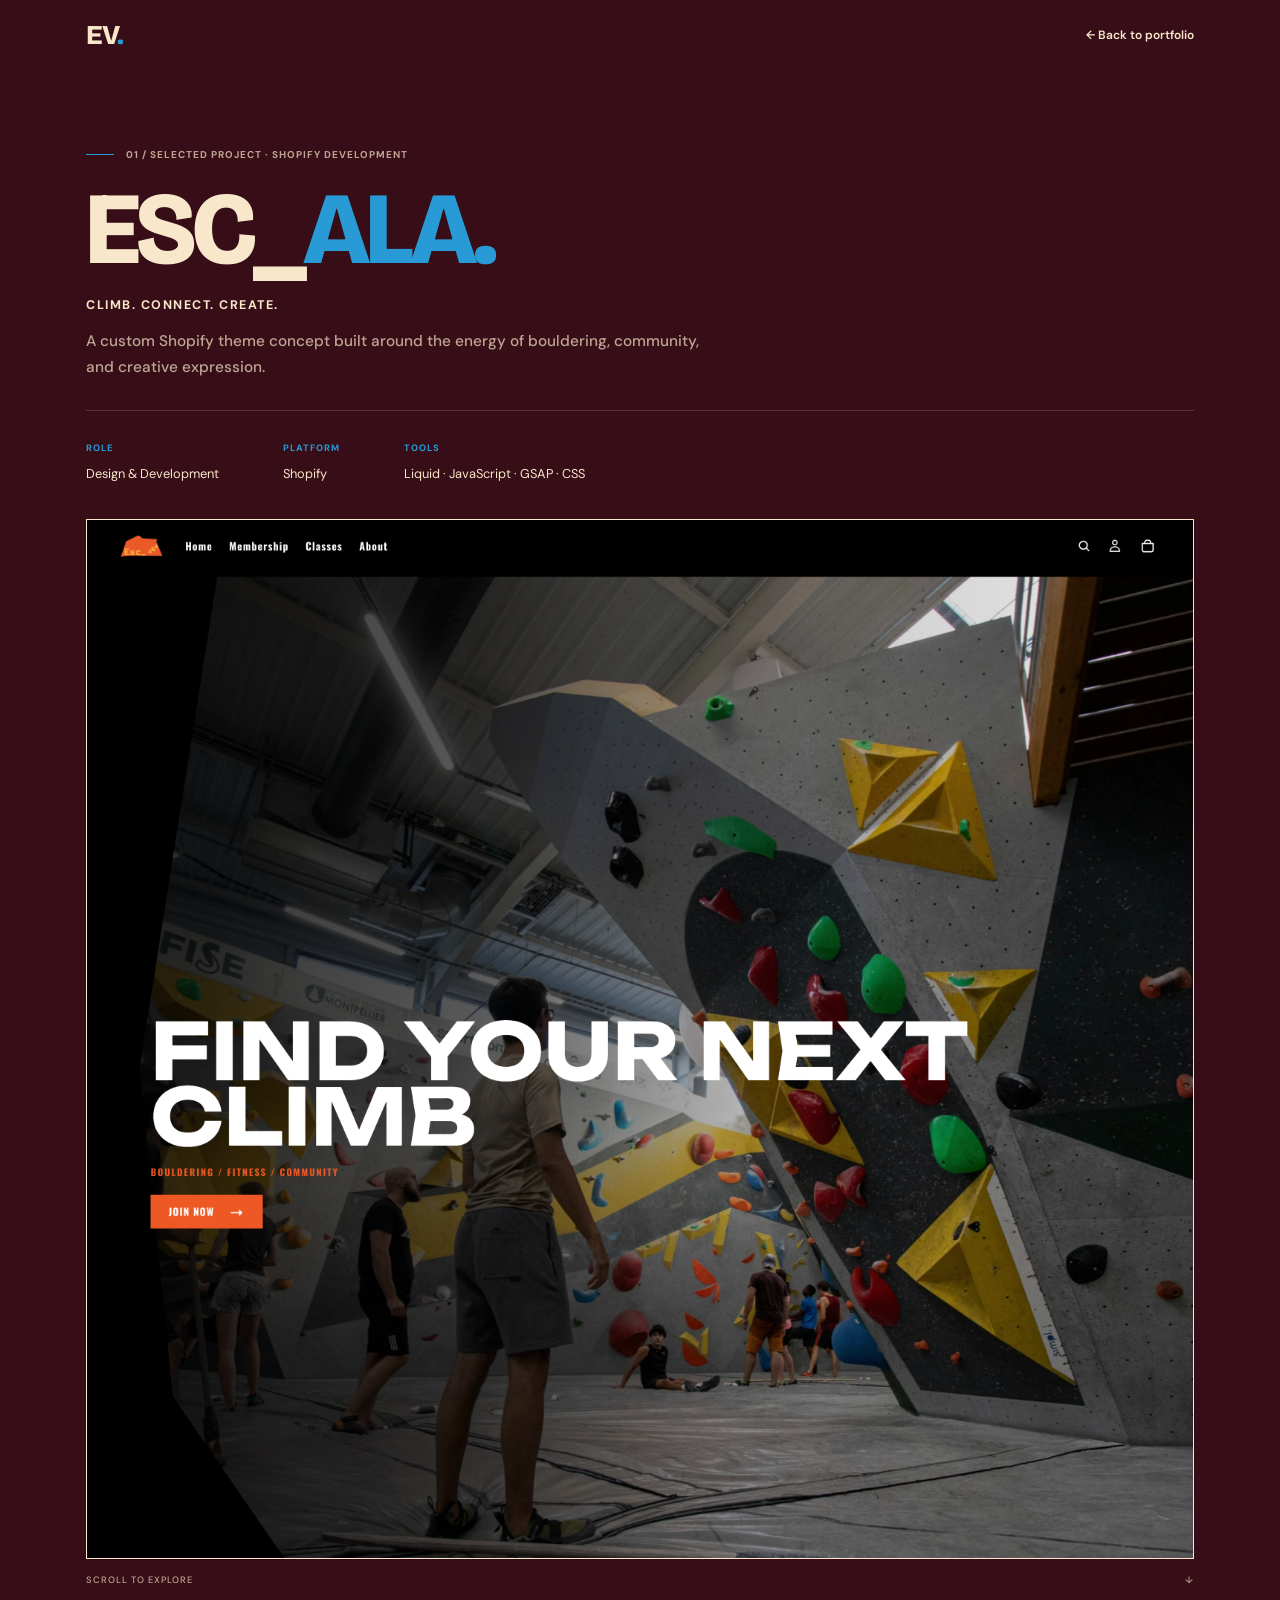
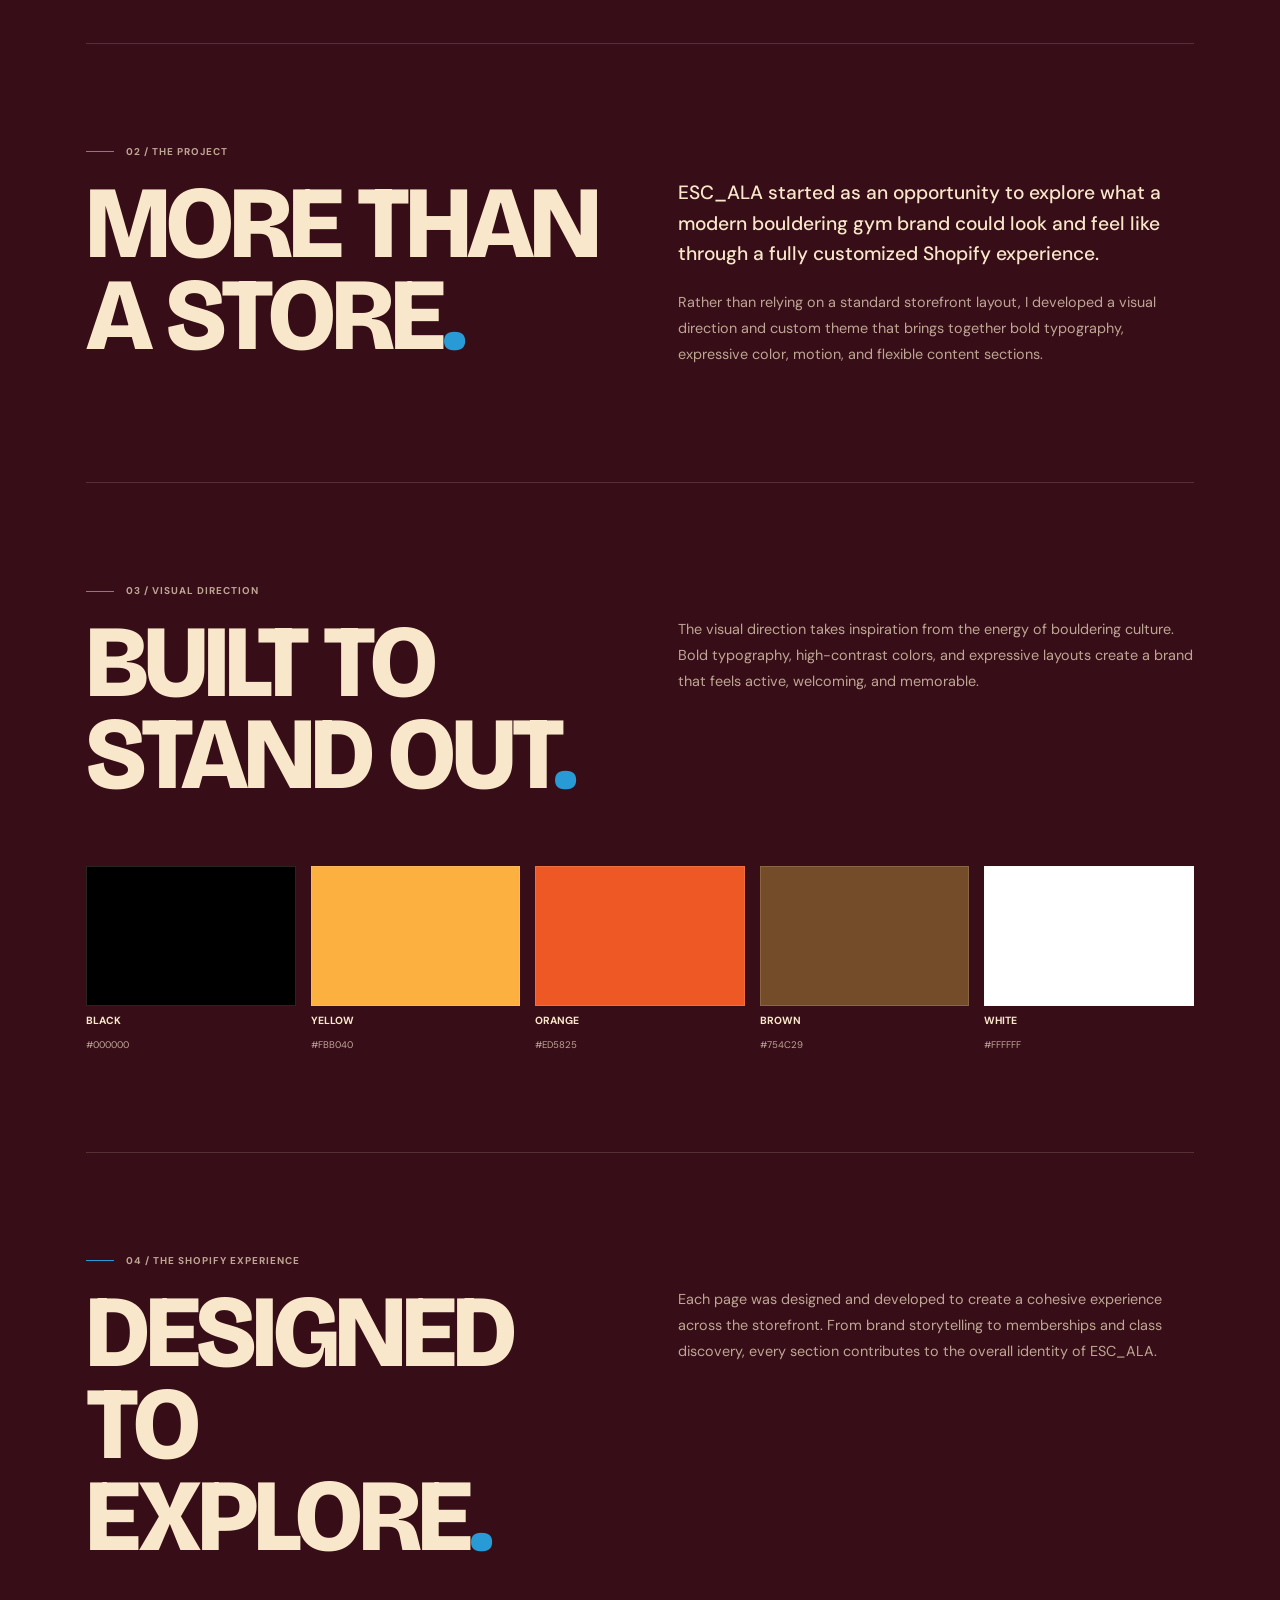
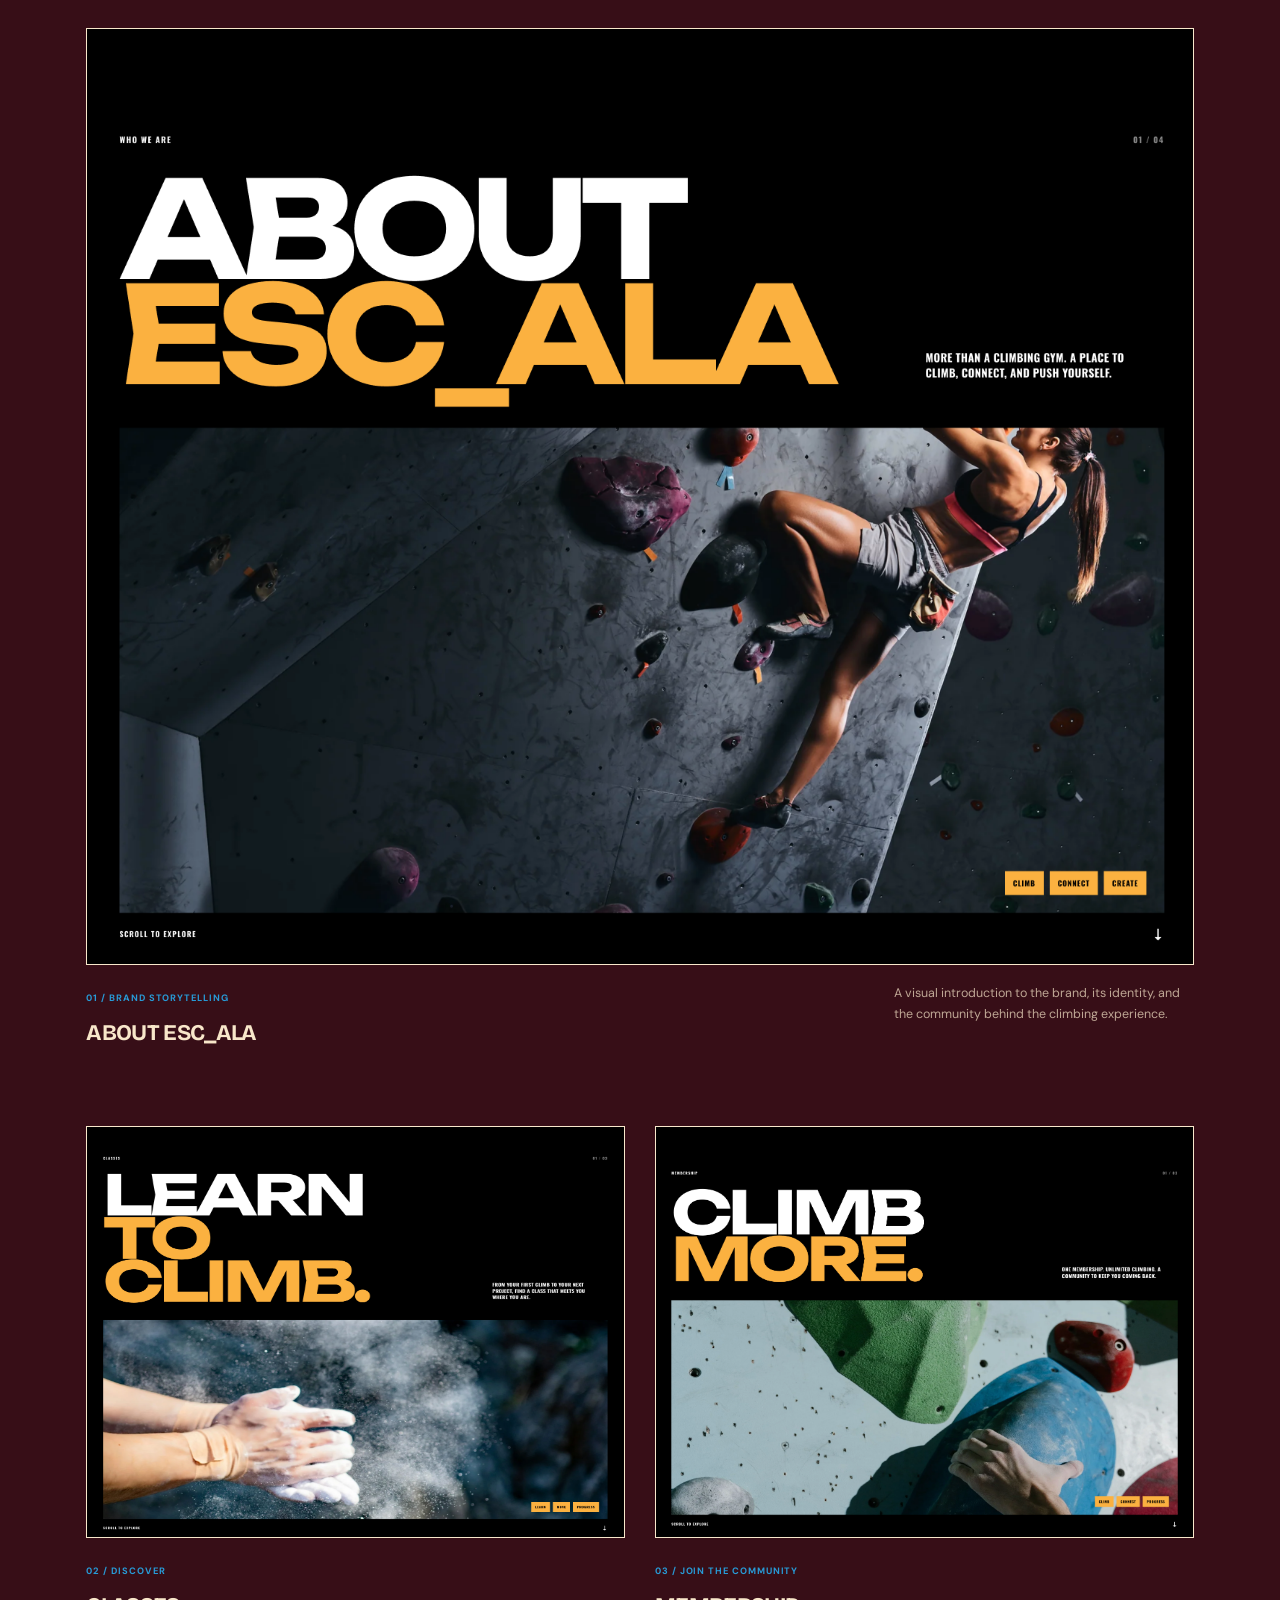
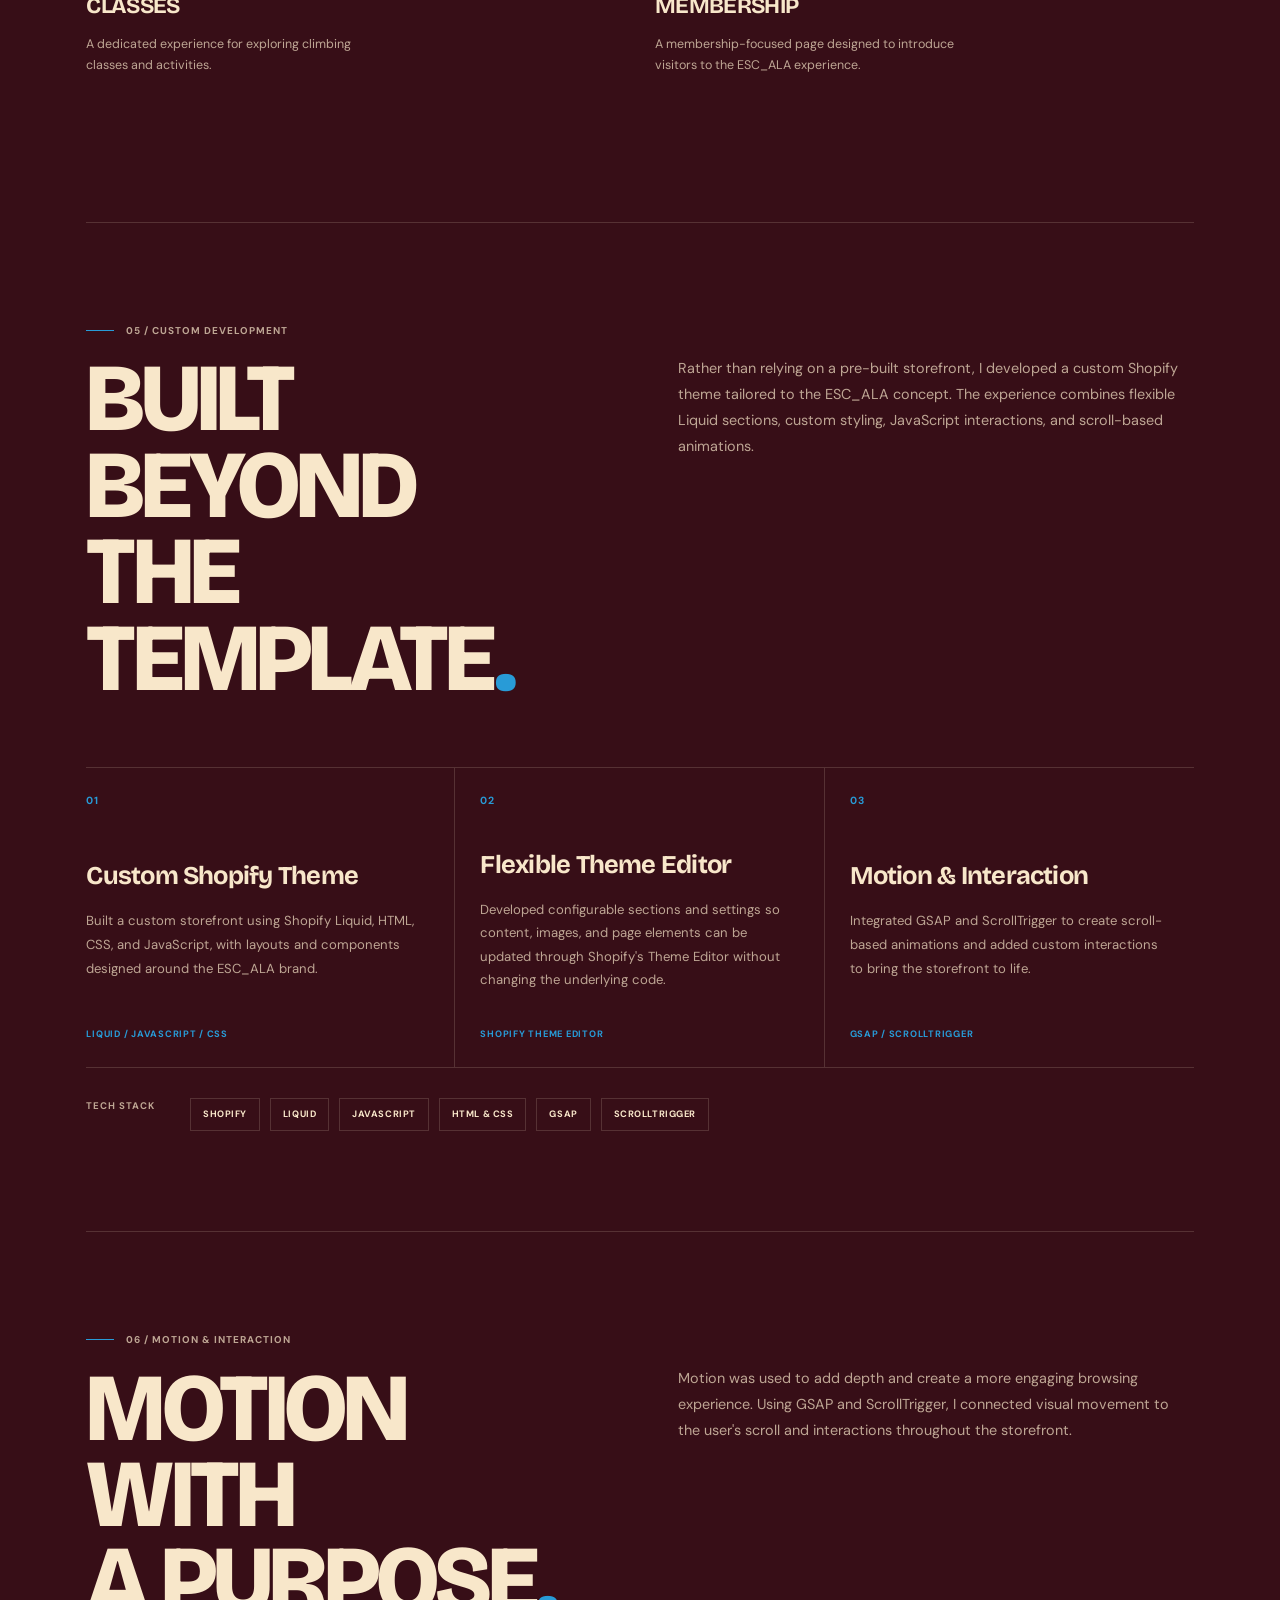
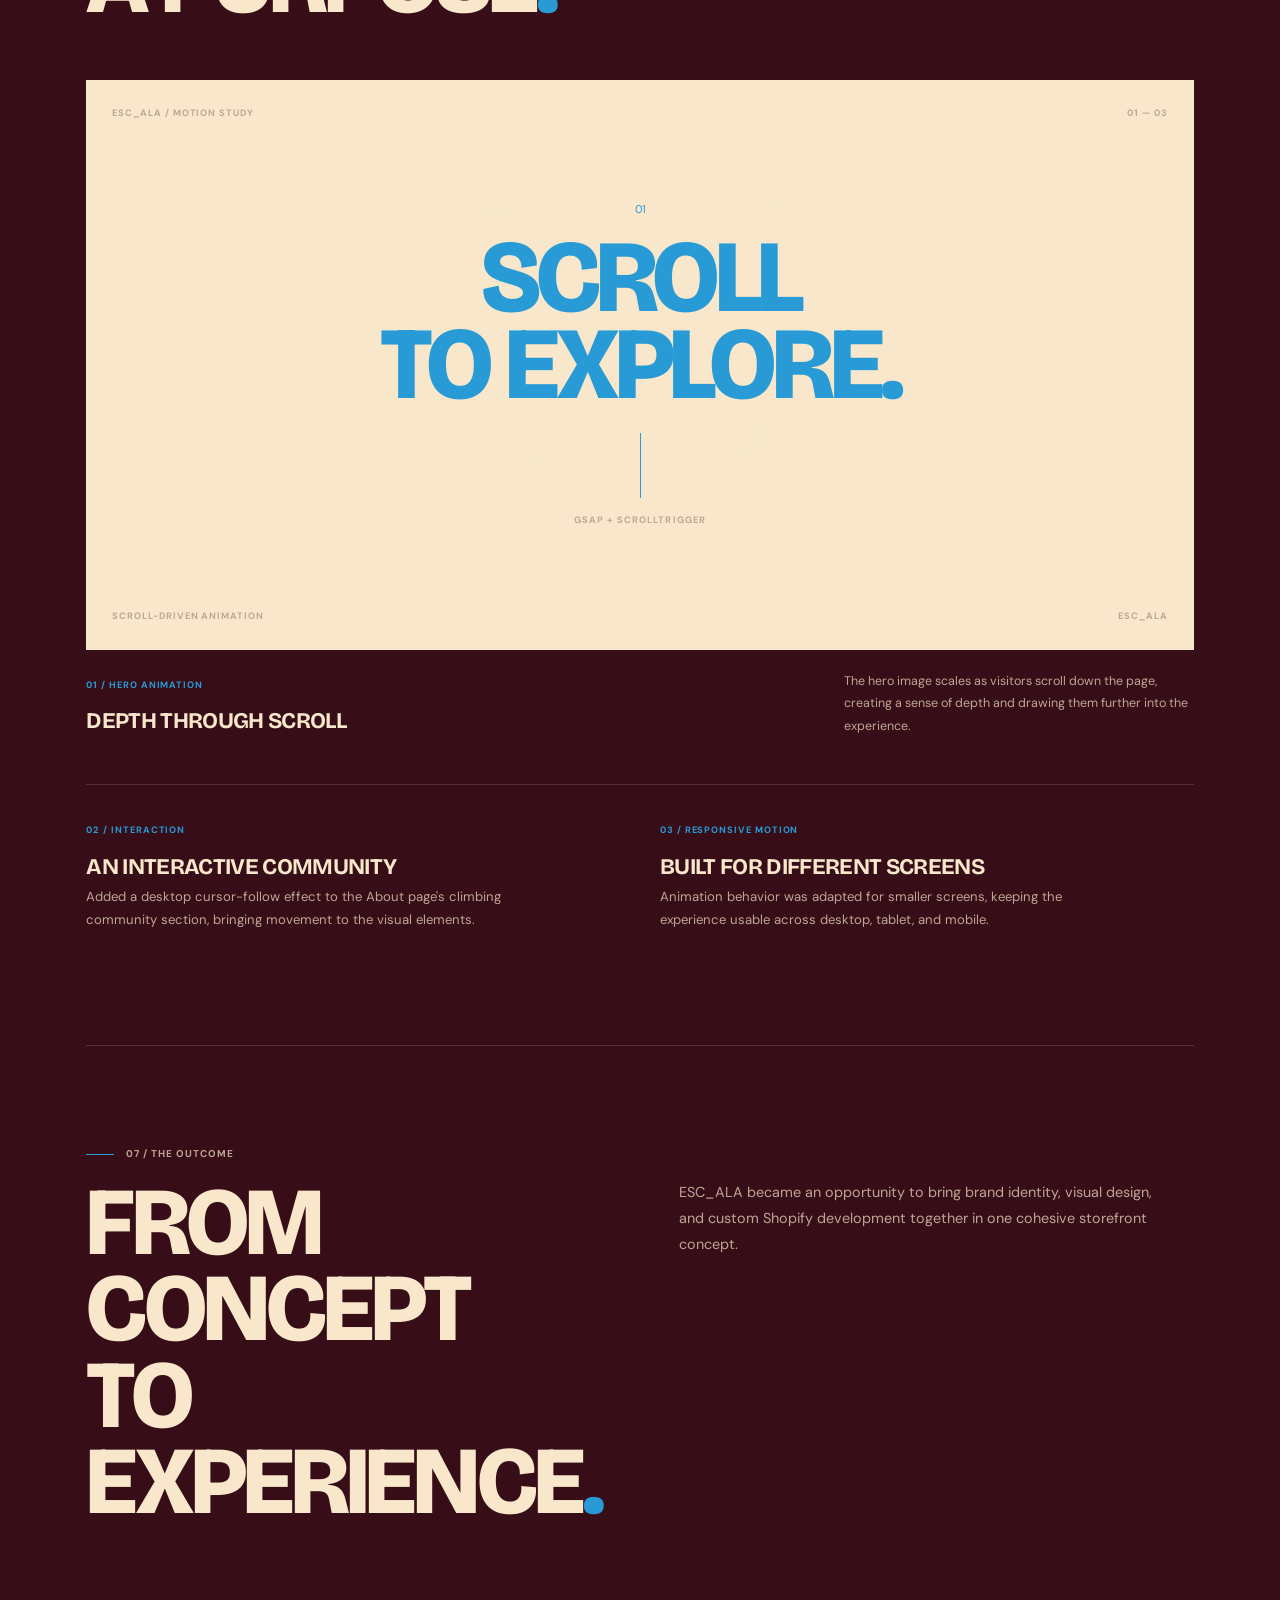
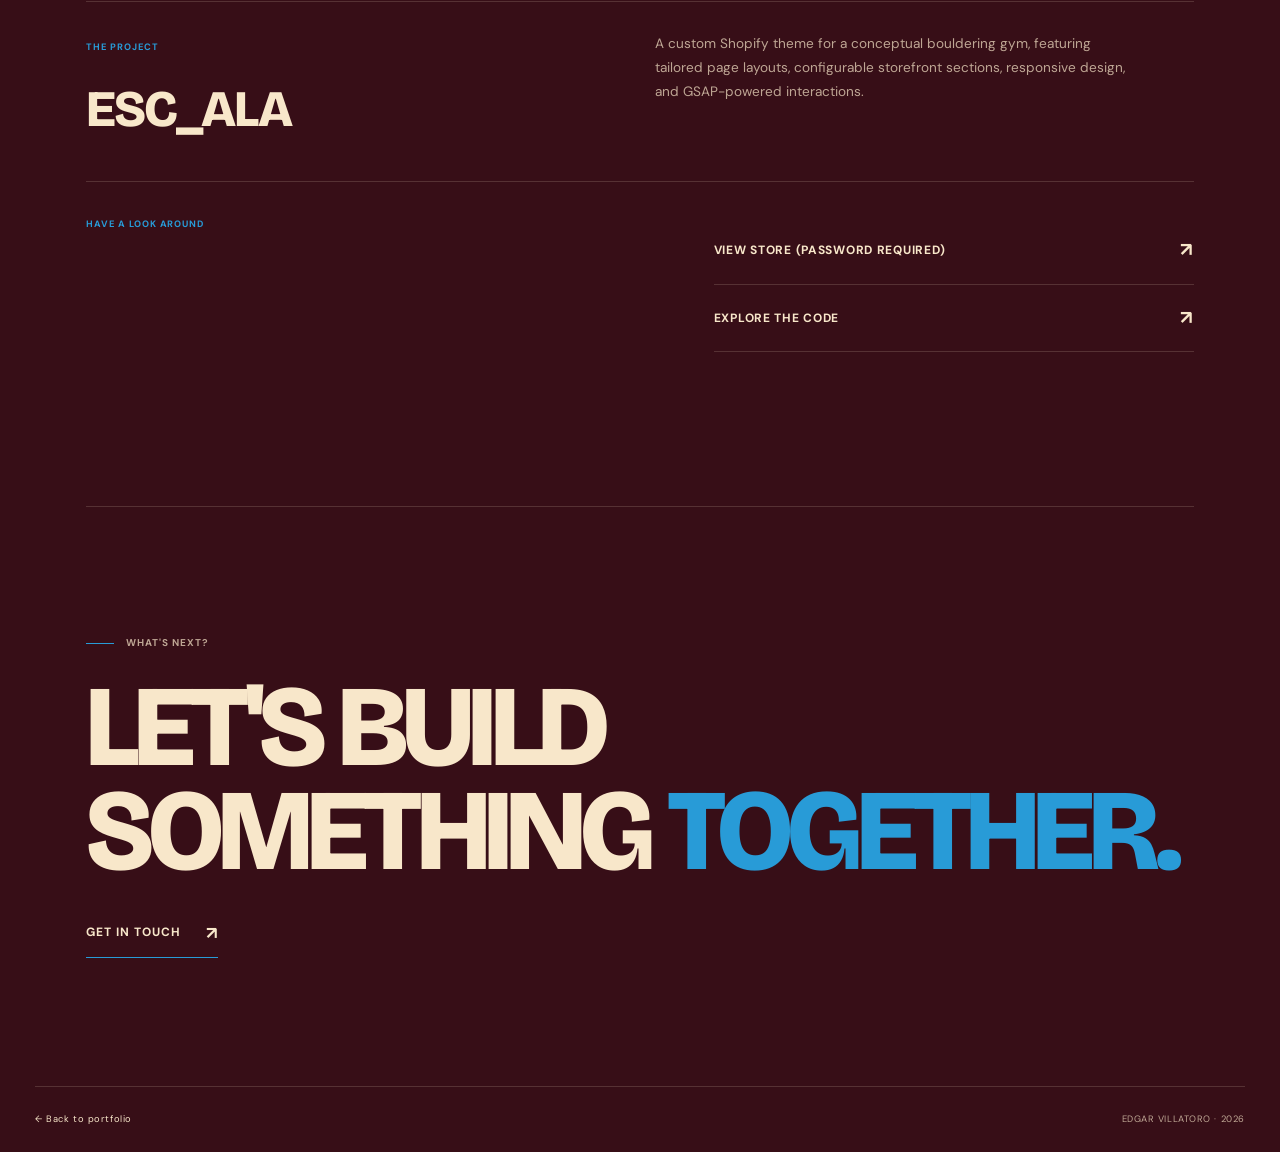
<file: esc_ala.html>
<!DOCTYPE html>
<html lang="en">
  <head>
    <meta charset="UTF-8" />
    <meta name="viewport" content="width=device-width, initial-scale=1.0" />
    <meta
      name="description"
      content="ESC_ALA — A custom Shopify theme concept for a modern bouldering gym, designed and developed by Edgar Villatoro."
    />
    <title>ESC_ALA — Case Study | Edgar Villatoro</title>
    <link rel="preconnect" href="https://fonts.googleapis.com" />
    <link rel="preconnect" href="https://fonts.gstatic.com" crossorigin />
    <link
      href="https://fonts.googleapis.com/css2?family=Bricolage+Grotesque:opsz,wght@12..96,500;700;800&family=DM+Sans:wght@400;500;600;700&display=swap"
      rel="stylesheet"
    />
    <link rel="stylesheet" href="assets/style.css" />
    <link rel="stylesheet" href="assets/esc_ala.css" />
  </head>
  <body class="case-study-page">
    <main>
      <header class="case-header">
        <a class="case-logo" href="index.html">EV<span>.</span></a>
        <a class="case-back" href="index.html">← Back to portfolio</a>
      </header>
      <!-- Case Study Hero -->
      <section class="case-hero">
        <div class="case-hero-content">
          <p class="case-eyebrow">
            01 / SELECTED PROJECT · SHOPIFY DEVELOPMENT
          </p>
          <h1>ESC_<span>ALA.</span></h1>
          <p class="case-tagline">CLIMB. CONNECT. CREATE.</p>
          <p class="case-intro">
            A custom Shopify theme concept built around the energy of
            bouldering, community, and creative expression.
          </p>
          <div class="case-meta">
            <div>
              <span>ROLE</span>
              <p>Design & Development</p>
            </div>
            <div>
              <span>PLATFORM</span>
              <p>Shopify</p>
            </div>
            <div>
              <span>TOOLS</span>
              <p>Liquid · JavaScript · GSAP · CSS</p>
            </div>
          </div>
        </div>
        <div class="case-hero-image">
          <img
            src="assets/img/esc_ala-shopify.png"
            alt="ESC_ALA custom Shopify storefront concept"
          />
        </div>
        <div class="case-scroll">
          <span>SCROLL TO EXPLORE</span>
          <span>↓</span>
        </div>
      </section>
      <!-- Project Overview -->
      <section class="case-section case-overview">
        <p class="case-eyebrow">02 / THE PROJECT</p>
        <div class="case-overview-grid">
          <h2>MORE THAN<br />A STORE<span>.</span></h2>
          <div>
            <p class="case-lead">
              ESC_ALA started as an opportunity to explore what a modern
              bouldering gym brand could look and feel like through a fully
              customized Shopify experience.
            </p>
            <p>
              Rather than relying on a standard storefront layout, I developed a
              visual direction and custom theme that brings together bold
              typography, expressive color, motion, and flexible content
              sections.
            </p>
          </div>
        </div>
      </section>

      <!-- Visual Direction -->
      <section class="case-section case-visual">
        <p class="case-eyebrow">03 / VISUAL DIRECTION</p>

        <div class="case-visual-heading">
          <h2>BUILT TO<br />STAND OUT<span>.</span></h2>

          <p>
            The visual direction takes inspiration from the energy of bouldering
            culture. Bold typography, high-contrast colors, and expressive
            layouts create a brand that feels active, welcoming, and memorable.
          </p>
        </div>

        <div class="case-color-palette">
          <div class="case-color">
            <div class="case-color-swatch" style="background: #000000"></div>
            <span>BLACK</span>
            <small>#000000</small>
          </div>

          <div class="case-color">
            <div class="case-color-swatch" style="background: #fbb040"></div>
            <span>YELLOW</span>
            <small>#FBB040</small>
          </div>

          <div class="case-color">
            <div class="case-color-swatch" style="background: #ed5825"></div>
            <span>ORANGE</span>
            <small>#ED5825</small>
          </div>

          <div class="case-color">
            <div class="case-color-swatch" style="background: #754c29"></div>
            <span>BROWN</span>
            <small>#754C29</small>
          </div>

          <div class="case-color">
            <div class="case-color-swatch" style="background: #ffffff"></div>
            <span>WHITE</span>
            <small>#FFFFFF</small>
          </div>
        </div>
      </section>

      <!-- The Shopify Experience -->
      <section class="case-section case-experience">
        <p class="case-eyebrow">04 / THE SHOPIFY EXPERIENCE</p>

        <div class="case-experience-heading">
          <h2>DESIGNED TO<br />EXPLORE<span>.</span></h2>

          <p>
            Each page was designed and developed to create a cohesive experience
            across the storefront. From brand storytelling to memberships and
            class discovery, every section contributes to the overall identity
            of ESC_ALA.
          </p>
        </div>

        <!-- About Page -->
        <div class="case-showcase case-showcase-feature">
          <div class="case-showcase-image">
            <img
              src="assets/img/esc_ala-about.png"
              alt="ESC_ALA About page showing the brand story and community experience"
              loading="lazy"
            />
          </div>

          <div class="case-showcase-caption">
            <div>
              <span>01 / BRAND STORYTELLING</span>
              <h3>ABOUT ESC_ALA</h3>
            </div>
            <p>
              A visual introduction to the brand, its identity, and the
              community behind the climbing experience.
            </p>
          </div>
        </div>

        <!-- Class & Membership Pages -->
        <div class="case-showcase-grid">
          <div class="case-showcase">
            <div class="case-showcase-image">
              <img
                src="assets/img/esc_ala-classes.png"
                alt="ESC_ALA classes page"
                loading="lazy"
              />
            </div>

            <div class="case-showcase-caption">
              <div>
                <span>02 / DISCOVER</span>
                <h3>CLASSES</h3>
              </div>
              <p>
                A dedicated experience for exploring climbing classes and
                activities.
              </p>
            </div>
          </div>

          <div class="case-showcase">
            <div class="case-showcase-image">
              <img
                src="assets/img/esc_ala-membership.png"
                alt="ESC_ALA membership page"
                loading="lazy"
              />
            </div>

            <div class="case-showcase-caption">
              <div>
                <span>03 / JOIN THE COMMUNITY</span>
                <h3>MEMBERSHIP</h3>
              </div>
              <p>
                A membership-focused page designed to introduce visitors to the
                ESC_ALA experience.
              </p>
            </div>
          </div>
        </div>
      </section>

      <!-- Custom Shopify Development -->
      <section class="case-section case-development">
        <p class="case-eyebrow">05 / CUSTOM DEVELOPMENT</p>

        <div class="case-development-heading">
          <h2>BUILT BEYOND<br />THE TEMPLATE<span>.</span></h2>
          <p>
            Rather than relying on a pre-built storefront, I developed a custom
            Shopify theme tailored to the ESC_ALA concept. The experience
            combines flexible Liquid sections, custom styling, JavaScript
            interactions, and scroll-based animations.
          </p>
        </div>

        <div class="case-dev-grid">
          <article class="case-dev-card">
            <span class="case-dev-number">01</span>
            <div>
              <h3>Custom Shopify Theme</h3>
              <p>
                Built a custom storefront using Shopify Liquid, HTML, CSS, and
                JavaScript, with layouts and components designed around the
                ESC_ALA brand.
              </p>
            </div>
            <span class="case-dev-tag">LIQUID / JAVASCRIPT / CSS</span>
          </article>

          <article class="case-dev-card">
            <span class="case-dev-number">02</span>
            <div>
              <h3>Flexible Theme Editor</h3>
              <p>
                Developed configurable sections and settings so content, images,
                and page elements can be updated through Shopify's Theme Editor
                without changing the underlying code.
              </p>
            </div>
            <span class="case-dev-tag">SHOPIFY THEME EDITOR</span>
          </article>

          <article class="case-dev-card">
            <span class="case-dev-number">03</span>
            <div>
              <h3>Motion & Interaction</h3>
              <p>
                Integrated GSAP and ScrollTrigger to create scroll-based
                animations and added custom interactions to bring the storefront
                to life.
              </p>
            </div>
            <span class="case-dev-tag">GSAP / SCROLLTRIGGER</span>
          </article>
        </div>

        <div class="case-tech-stack">
          <span>TECH STACK</span>
          <div class="case-tech-list">
            <span>SHOPIFY</span>
            <span>LIQUID</span>
            <span>JAVASCRIPT</span>
            <span>HTML & CSS</span>
            <span>GSAP</span>
            <span>SCROLLTRIGGER</span>
          </div>
        </div>
      </section>

      <!-- Motion & Interaction -->
      <section class="case-section case-motion">
        <p class="case-eyebrow">06 / MOTION & INTERACTION</p>

        <div class="case-motion-heading">
          <h2>MOTION WITH<br />A PURPOSE<span>.</span></h2>
          <p>
            Motion was used to add depth and create a more engaging browsing
            experience. Using GSAP and ScrollTrigger, I connected visual
            movement to the user's scroll and interactions throughout the
            storefront.
          </p>
        </div>

        <div class="case-motion-feature">
          <div class="case-motion-visual">
            <div class="case-motion-visual-top">
              <span>ESC_ALA / MOTION STUDY</span>
              <span>01 — 03</span>
            </div>

            <div class="case-motion-visual-center">
              <span class="case-motion-index">01</span>
              <p>SCROLL<br />TO EXPLORE<span>.</span></p>
              <span class="case-motion-line"></span>
              <span class="case-motion-label">GSAP + SCROLLTRIGGER</span>
            </div>

            <div class="case-motion-visual-bottom">
              <span>SCROLL-DRIVEN ANIMATION</span>
              <span>ESC_ALA</span>
            </div>
          </div>

          <div class="case-motion-caption">
            <div>
              <span>01 / HERO ANIMATION</span>
              <h3>DEPTH THROUGH SCROLL</h3>
            </div>
            <p>
              The hero image scales as visitors scroll down the page, creating a
              sense of depth and drawing them further into the experience.
            </p>
          </div>
        </div>

        <div class="case-motion-details">
          <article>
            <span>02 / INTERACTION</span>
            <h3>AN INTERACTIVE COMMUNITY</h3>
            <p>
              Added a desktop cursor-follow effect to the About page's climbing
              community section, bringing movement to the visual elements.
            </p>
          </article>

          <article>
            <span>03 / RESPONSIVE MOTION</span>
            <h3>BUILT FOR DIFFERENT SCREENS</h3>
            <p>
              Animation behavior was adapted for smaller screens, keeping the
              experience usable across desktop, tablet, and mobile.
            </p>
          </article>
        </div>
      </section>

      <!-- Project Outcome -->
      <section class="case-section case-outcome">
        <p class="case-eyebrow">07 / THE OUTCOME</p>

        <div class="case-outcome-heading">
          <h2>FROM CONCEPT<br />TO EXPERIENCE<span>.</span></h2>
          <p>
            ESC_ALA became an opportunity to bring brand identity, visual
            design, and custom Shopify development together in one cohesive
            storefront concept.
          </p>
        </div>

        <div class="case-outcome-summary">
          <div class="case-outcome-label">
            <span>THE PROJECT</span>
            <h3>ESC_ALA</h3>
          </div>

          <p>
            A custom Shopify theme for a conceptual bouldering gym, featuring
            tailored page layouts, configurable storefront sections, responsive
            design, and GSAP-powered interactions.
          </p>
        </div>

        <div class="case-outcome-bottom">
          <span>HAVE A LOOK AROUND</span>

          <div class="case-outcome-links">
            <a
              href="https://esc-ala.myshopify.com/"
              target="_blank"
              rel="noopener noreferrer"
            >
              <span>VIEW STORE (PASSWORD REQUIRED)</span>
              <span class="case-outcome-arrow">↗</span>
            </a>

            <a
              href="https://github.com/edvillatoro2/esc_ala"
              target="_blank"
              rel="noopener noreferrer"
            >
              <span>EXPLORE THE CODE</span>
              <span class="case-outcome-arrow">↗</span>
            </a>
          </div>
        </div>
      </section>
      <!-- Next Project / Contact CTA -->
      <section class="case-next">
        <p class="case-eyebrow">WHAT'S NEXT?</p>
        <h2>LET'S BUILD<br />SOMETHING <span>TOGETHER.</span></h2>
        <a href="./index.html#contact"> GET IN TOUCH <span>↗</span> </a>
      </section>
    </main>

    <footer class="case-footer">
      <a href="index.html">← Back to portfolio</a>
      <span>EDGAR VILLATORO · 2026</span>
    </footer>
  </body>
</html>
</file>
<file: assets/style.css>
@import url("https://fonts.googleapis.com/css2?family=Bricolage+Grotesque:opsz,wght@12..96,500;700;800&family=DM+Sans:wght@400;500;600;700&display=swap");

/* =========================================================
   DESIGN SYSTEM
   Palette: #F8E7CA / #289BD7 / #370E17
   ========================================================= */
:root {
  /* Palette: #F8E7CA cream, #289BD7 blue, #370E17 burgundy-brown */
  --bg: #370e17; /* ONE background for the whole site */
  --surface: #f8e7ca; /* cards */
  --ink: var(--bg);
  --ink-soft: var(--bg);
  --paper: #f8e7ca; /* main text on the background */
  --paper-dark: #e3d0b0;
  --accent: #289bd7; /* blue */
  --burnt: var(--accent);
  --crimson: #1b6e9b; /* darker blue for text on cream */
  --accent-dark: var(--crimson);
  --muted: #bea694; /* secondary text on the background */
  --soft-text: #674444; /* secondary text on cards */
  --line: rgba(248, 231, 202, 0.16);
  --line-dark: rgba(55, 14, 23, 0.16);

  --font-display: "Bricolage Grotesque", "DM Sans", sans-serif;
  --font-heading: "DM Sans", sans-serif;
  --font-body: "DM Sans", sans-serif;
  --page-gutter: clamp(20px, 4vw, 56px);
}

/* =========================================================
   RESET & BASE
   ========================================================= */
*,
*::before,
*::after {
  box-sizing: border-box;
}

html {
  font-family: var(--font-body);
  font-size: 16px;
  -webkit-text-size-adjust: 100%;
  text-size-adjust: 100%;
  scroll-behavior: smooth;
}

body {
  margin: 0;
  min-width: 320px;
  min-height: 100vh;
  overflow: hidden;
  background: var(--ink);
  color: var(--paper);
  font-family: var(--font-body);
  font-size: 1rem;
  line-height: 1.6;
  -webkit-font-smoothing: antialiased;
  -moz-osx-font-smoothing: grayscale;
  -webkit-tap-highlight-color: rgba(40, 155, 215, 0.25);
}

h1,
h2,
h3,
h4,
p {
  margin-top: 0;
}
button,
input,
textarea,
select {
  color: inherit;
  font: inherit;
}
button {
  cursor: pointer;
}
a {
  color: inherit;
  text-decoration: none;
}
img,
svg {
  display: block;
  max-width: 100%;
}
img {
  height: auto;
}

button:focus-visible,
a:focus-visible,
[role="button"]:focus-visible,
.side-nav li:focus-visible,
.outer-nav li:focus-visible {
  outline: 2px solid var(--accent);
  outline-offset: 5px;
}

::selection {
  color: var(--ink);
  background: var(--accent);
}

/* Display type: wide, heavy, tight */
.main-title,
.work-title,
.about-banner h2,
.contact-lockup h2,
.outer-nav > li,
.header-logo-mark,
.device-notification-logo h1 {
  font-family: var(--font-display);
  font-weight: 800;
  letter-spacing: -0.04em;
  text-transform: none;
}

/* =========================================================
   MAIN APPLICATION LAYOUT
   ========================================================= */
.perspective {
  position: relative;
  width: 100%;
  height: 100vh;
  height: 100dvh;
  overflow: hidden;
  background: var(--ink);
}

.container {
  position: relative;
  width: 100%;
  height: 100%;
  min-height: 100%;
  outline: 0 solid var(--accent);
  transform: translateZ(0) translateX(0) rotateY(0deg);
  transform-origin: 0% 50%;
  transition: transform 0.45s cubic-bezier(0.22, 1, 0.36, 1), outline 0.3s ease;
}

.l-viewport {
  position: relative;
  padding: 0 2.2rem;
  width: 100%;
  height: 100%;
  overflow: hidden;
  background: var(--ink);
}

.l-wrapper {
  position: relative;
  width: 100%;
  max-width: 1600px;
  height: 100%;
  margin: 0 auto;
  padding: 0 var(--page-gutter);
}

.l-main-content,
.main-content {
  position: relative;
  width: 100%;
  height: 100%;
  margin: 0;
  padding: 0;
  list-style: none;
}

.l-section {
  position: absolute;
  inset: 0;
  width: 100%;
  height: 100%;
}

.section {
  z-index: 0;
  visibility: hidden;
  opacity: 0;
  pointer-events: none;
  transition: opacity 0.4s ease, visibility 0s linear 0.4s;
}

.section-is-active {
  z-index: 1;
  visibility: visible;
  opacity: 1;
  pointer-events: auto;
  transition: opacity 0.4s ease 0.15s, visibility 0s;
}

.section-next {
  transform: translateY(-30px);
  transition: transform 0.4s ease;
}
.section-prev {
  transform: translateY(30px);
  transition: transform 0.4s ease;
}

/* =========================================================
   DEVICE NOTICE
   ========================================================= */
.device-notification {
  display: none;
  position: fixed;
  inset: 0;
  z-index: 100;
  flex-direction: column;
  align-items: center;
  justify-content: center;
  padding: 30px;
  background: var(--paper);
  color: var(--ink);
  text-align: center;
}

.device-notification-logo {
  display: flex;
  align-items: center;
  color: var(--ink);
}
.device-notification-logo h1 {
  margin: 0;
  font-size: 2.5rem;
}
.device-notification-message {
  max-width: 300px;
  margin: 18px 0 0;
  font-size: 0.85rem;
}

/* =========================================================
   HEADER
   ========================================================= */
.header {
  position: absolute;
  top: 0;
  left: 0;
  z-index: 20;
  display: flex;
  width: 100%;
  height: 72px;
  align-items: center;
  justify-content: space-between;
}

.header-logo {
  display: inline-flex;
  align-items: center;
  gap: 12px;
  color: var(--paper);
}
.header-logo-mark {
  font-size: 1.7rem;
  line-height: 1;
  letter-spacing: -0.04em;
}
.header-logo-mark span {
  color: var(--accent);
}
.header-logo-name {
  font-family: var(--font-heading);
  font-size: 0.66rem;
  font-weight: 700;
  letter-spacing: 0.13em;
}

.header-cta {
  position: absolute;
  top: 50%;
  left: 50%;
  min-width: 124px;
  padding: 11px 24px;
  border: 1px solid var(--accent);
  border-radius: 999px;
  background: var(--accent);
  color: var(--ink);
  font-family: var(--font-heading);
  font-size: 0.8rem;
  font-weight: 700;
  opacity: 0;
  visibility: hidden;
  transform: translate(-50%, -45%);
  transition: opacity 0.3s ease, visibility 0.3s ease, transform 0.3s ease,
    background 0.2s ease, color 0.2s ease;
}

.header-cta:hover {
  background: var(--paper);
  border-color: var(--paper);
  color: var(--ink);
  transform: translate(-50%, -50%);
}
.header-cta.is-active {
  opacity: 1;
  visibility: visible;
  transform: translate(-50%, -50%);
}

.header-nav-toggle {
  display: flex;
  width: 48px;
  height: 48px;
  flex-direction: column;
  align-items: center;
  justify-content: center;
  cursor: pointer;
}

.header-nav-toggle span,
.header-nav-toggle::before,
.header-nav-toggle::after {
  position: relative;
  display: block;
  width: 24px;
  height: 2px;
  background: var(--paper);
  content: "";
  transition: width 0.25s ease, transform 0.25s ease, background 0.25s ease;
}

.header-nav-toggle::before {
  width: 17px;
  margin-bottom: 6px;
  align-self: flex-end;
}
.header-nav-toggle::after {
  width: 17px;
  margin-top: 6px;
  align-self: flex-start;
}
.header-nav-toggle:hover span {
  background: var(--accent);
}
.header-nav-toggle:hover::before,
.header-nav-toggle:hover::after {
  width: 24px;
  background: var(--accent);
}

/* =========================================================
   SIDE NAVIGATION
   ========================================================= */
.l-side-nav {
  position: absolute;
  left: 0;
  z-index: 10;
  display: flex;
  height: 100%;
  align-items: center;
}

.l-side-nav::before {
  position: absolute;
  top: 50%;
  left: 0;
  width: 1px;
  height: 54%;
  max-height: 580px;
  background: var(--line);
  content: "";
  transform: translateY(-50%);
}

.side-nav {
  position: relative;
  z-index: 10;
  display: flex;
  width: 100px;
  height: 52%;
  max-height: 500px;
  flex-direction: column;
  justify-content: space-around;
  margin: 0;
  padding: 0;
  list-style: none;
}

.side-nav > li {
  position: relative;
  padding-left: 17px;
  color: var(--muted);
  font-family: var(--font-heading);
  font-size: 0.65rem;
  cursor: pointer;
  transition: color 0.25s ease;
}

.side-nav > li::before {
  position: absolute;
  top: 0;
  left: -1px;
  color: var(--muted);
  font-size: 0.6rem;
  font-weight: 500;
  content: "00";
  transition: color 0.25s ease;
}

.side-nav li:nth-child(1)::before {
  content: "01";
}
.side-nav li:nth-child(2)::before {
  content: "02";
}
.side-nav li:nth-child(3)::before {
  content: "03";
}
.side-nav li:nth-child(4)::before {
  content: "04";
}
.side-nav li:nth-child(5)::before {
  content: "05";
}

.side-nav > li span {
  position: relative;
  display: inline-block;
  color: var(--paper);
  font-family: var(--font-heading);
  font-size: 0.75rem;
  font-weight: 600;
  opacity: 0;
  visibility: hidden;
  transform: translateX(-6px);
  transition: opacity 0.25s ease, visibility 0.25s ease, transform 0.25s ease;
}

.side-nav > li.is-active,
.side-nav > li.is-active::before {
  color: var(--accent);
}
.side-nav > li.is-active span {
  opacity: 1;
  visibility: visible;
  transform: translateX(0);
}

/* =========================================================
   HERO / INTRO (type-led, no photo)
   ========================================================= */
.intro {
  position: relative;
  display: flex;
  width: 100%;
  height: 100%;
  flex-direction: column;
  justify-content: center;
  margin: 0 auto;
  padding: 84px 0 22px;
  overflow: hidden;
  background: transparent; /* lets the full-site hero canvas show through */
}

#hero-bg,
#about-bg {
  position: absolute;
  inset: 0;
  z-index: 0;
  width: 100%;
  height: 100%;
  pointer-events: none;
}
#hero-bg {
  opacity: 0.5;
  transition: opacity 0.4s ease;
}
#hero-bg.is-hidden {
  opacity: 0;
}

.intro-banner {
  position: relative;
  z-index: 1;
  display: flex;
  align-items: center;
  gap: clamp(25px, 5vw, 90px);
  width: 100%;
  padding: 0 0 24px;
}

.intro-banner::before {
  position: absolute;
  right: 0;
  bottom: 0;
  left: 0;
  height: 1px;
  background: var(--line);
  content: "";
}
.intro-banner::after {
  position: absolute;
  bottom: 0;
  left: 0;
  width: 100%;
  height: 1px;
  background: var(--accent);
  opacity: 0.6;
  content: "";
}

.about-info {
  position: relative;
  z-index: 1;
  flex: 1;
  min-width: 0;
  max-width: 100%;
}
.about-card {
  display: none;
}

.greeting {
  display: inline-block;
  margin: 0 0 14px;
  padding: 7px 15px;
  border: 1px solid var(--line);
  border-radius: 999px;
  color: var(--paper);
  font-family: var(--font-heading);
  font-size: clamp(0.7rem, 1vw, 0.88rem);
  font-weight: 500;
  opacity: 0;
  transform: translateY(12px);
  animation: heroFadeUp 0.6s ease forwards 0.2s;
}

.greeting::before {
  display: inline-block;
  width: 7px;
  height: 7px;
  margin-right: 9px;
  border-radius: 50%;
  background: var(--accent);
  content: "";
  vertical-align: middle;
}

.main-title {
  margin: 0;
  padding-bottom: 0.08em;
  overflow: hidden;
  font-size: clamp(2.8rem, 7.6vw, 7.8rem);
  line-height: 0.95;
}

.title-word {
  display: block;
  width: fit-content;
  padding-bottom: 0.06em;
  color: var(--paper);
  font-size: inherit;
  letter-spacing: inherit;
  opacity: 0;
  transform: translateY(70px);
  animation: heroSlideUp 0.8s cubic-bezier(0.22, 1, 0.36, 1) forwards;
}

.title-word:nth-child(1) {
  animation-delay: 0.3s;
}
.title-word.accent {
  color: var(--accent);
  animation-delay: 0.48s;
}

.cursor-line {
  display: inline-block;
  width: 0.1em;
  height: 0.62em;
  margin-left: 0.12em;
  background: var(--burnt);
  vertical-align: baseline;
  opacity: 0;
  animation: heroFadeIn 0s forwards 1.2s, heroBlink 1s step-end infinite 1.2s;
}

.subtitle {
  max-width: 620px;
  margin: 16px 0 0;
  color: var(--muted);
  font-family: var(--font-body);
  font-size: clamp(0.85rem, 1.2vw, 1.05rem);
  font-weight: 500;
  line-height: 1.7;
  opacity: 0;
  transform: translateY(8px);
  animation: heroFadeUp 0.6s ease forwards 0.9s;
}

.hero-note {
  display: inline-flex;
  align-items: center;
  gap: 10px;
  margin-top: 20px;
  padding: 8px 16px 8px 12px;
  border-radius: 999px;
  background: rgba(248, 231, 202, 0.07);
  color: var(--paper);
  font-family: var(--font-heading);
  font-size: 0.72rem;
  opacity: 0;
  animation: heroFadeIn 0.5s ease forwards 1.2s;
}

.hero-note-dot {
  width: 8px;
  height: 8px;
  flex: 0 0 8px;
  border-radius: 50%;
  background: var(--accent);
  box-shadow: 0 0 0 4px rgba(40, 155, 215, 0.2);
}

/* Skills ticker */
.scrolling-bar {
  position: relative;
  z-index: 1;
  width: 100%;
  height: 56px;
  margin-top: 18px;
  overflow: hidden;
  border: solid var(--line);
  border-width: 1px 0;
  opacity: 0;
  animation: heroFadeIn 0.6s ease forwards 1.4s;
}

.scrolling-bar::before,
.scrolling-bar::after {
  position: absolute;
  top: 0;
  z-index: 2;
  width: 45px;
  height: 100%;
  content: "";
  pointer-events: none;
}
.scrolling-bar::before {
  left: 0;
  background: linear-gradient(90deg, var(--ink), transparent);
}
.scrolling-bar::after {
  right: 0;
  background: linear-gradient(270deg, var(--ink), transparent);
}

.scrolling-bar .scrolling-track {
  display: flex;
  width: max-content;
  height: 100%;
  align-items: center;
  animation: heroScroll 45s linear infinite;
}
.scrolling-bar:hover .scrolling-track {
  animation-play-state: paused;
}

.scrolling-bar .scrolling-item {
  display: flex;
  height: 100%;
  flex: 0 0 auto;
  align-items: center;
  padding: 0 28px;
  color: var(--muted);
  font-family: var(--font-display);
  font-size: 1.35rem;
  font-weight: 700;
  letter-spacing: -0.02em;
  line-height: 1;
}

.scrolling-bar .scrolling-item::after {
  margin-left: 56px;
  color: var(--accent);
  content: "✳";
  font-size: 0.8rem;
}
.scrolling-bar .scrolling-item:nth-child(odd) {
  color: var(--paper);
}

.hero-bottom,
.work-bottom,
.about-bottom,
.contact-bottom {
  position: relative;
  z-index: 1;
  display: flex;
  align-items: center;
  justify-content: space-between;
  gap: 15px;
  width: 100%;
  margin-top: 14px;
  color: var(--muted);
  font-family: var(--font-heading);
  font-size: 0.58rem;
  font-weight: 500;
  letter-spacing: 0.04em;
}

.hero-bottom-arrow,
.about-bottom-arrow {
  margin-left: 5px;
  color: var(--accent);
}

/* =========================================================
   KEYFRAMES
   ========================================================= */
@keyframes heroFadeUp {
  to {
    opacity: 1;
    transform: translateY(0);
  }
}
@keyframes heroSlideUp {
  to {
    opacity: 1;
    transform: translateY(0);
  }
}
@keyframes heroFadeIn {
  to {
    opacity: 1;
  }
}
@keyframes heroBlink {
  0%,
  100% {
    opacity: 1;
  }
  50% {
    opacity: 0;
  }
}
@keyframes heroFloat {
  0%,
  100% {
    transform: translateY(0);
  }
  50% {
    transform: translateY(-10px);
  }
}
@keyframes heroScroll {
  from {
    transform: translateX(0);
  }
  to {
    transform: translateX(-50%);
  }
}
@keyframes contactFadeIn {
  from {
    opacity: 0;
  }
  to {
    opacity: 1;
  }
}

/* =========================================================
   PORTFOLIO SECTION
   ========================================================= */
.work {
  position: relative;
  display: flex;
  width: 100%;
  height: 100%;
  flex-direction: column;
  align-items: center;
  justify-content: center;
  margin: 0 auto;
  padding: 100px 0 38px;
  overflow: hidden;
  background: var(--bg);
  color: var(--paper);
}

.work-header {
  z-index: 1;
  flex-shrink: 0;
  width: 100%;
  margin-bottom: clamp(12px, 2vh, 24px);
  text-align: center;
}
.work-eyebrow {
  display: flex;
  align-items: center;
  justify-content: center;
  gap: 13px;
  margin-bottom: 8px;
}
.work-eyebrow-line {
  display: inline-block;
  width: 28px;
  height: 1px;
  background: var(--paper);
  opacity: 0.35;
}
.work-eyebrow-text {
  color: var(--muted);
  font-family: var(--font-heading);
  font-size: 0.62rem;
  font-weight: 700;
  letter-spacing: 0.1em;
}

.work-title {
  width: 100%;
  margin: 0;
  color: var(--paper);
  font-size: clamp(3.8rem, 8vw, 7.5rem);
  line-height: 0.9;
  text-align: center;
}

.work-title-accent {
  color: inherit;
}
.work-title-period {
  color: var(--accent);
}
.work-subtitle {
  margin: 12px 0 0;
  color: var(--muted);
  font-family: var(--font-heading);
  font-size: 0.78rem;
  font-weight: 500;
}

.work-lockup {
  position: relative;
  display: flex;
  width: 100%;
  min-height: 0;
  align-items: center;
  justify-content: center;
}

.slider-arrow {
  position: relative;
  z-index: 10;
  display: flex;
  width: 43px;
  height: 43px;
  flex: 0 0 43px;
  align-items: center;
  justify-content: center;
  padding: 0;
  border: 1px solid rgba(248, 231, 202, 0.3);
  border-radius: 50%;
  background: transparent;
  color: var(--paper);
  transition: color 0.25s ease, background 0.25s ease, border-color 0.25s ease,
    transform 0.25s ease;
}

.slider-arrow:hover {
  border-color: var(--paper);
  background: var(--paper);
  color: var(--bg);
  transform: scale(1.05);
}
.slider-arrow svg {
  width: 18px;
  height: 18px;
}

.slider {
  position: relative;
  display: flex;
  width: 100%;
  max-width: 980px;
  height: clamp(380px, 56vh, 500px);
  align-items: center;
  justify-content: center;
  margin: 0 12px;
  padding: 0;
  overflow: visible;
  list-style: none;
  perspective: 1200px;
}

.slider-item {
  position: absolute;
  width: 380px;
  max-width: calc(100vw - 110px);
  opacity: 0;
  pointer-events: none;
  transform: translateX(0) scale(0.75);
  transition: transform 0.5s cubic-bezier(0.22, 1, 0.36, 1), opacity 0.5s ease,
    filter 0.5s ease;
  will-change: transform, opacity;
}

.slider-item.pos-left {
  z-index: 1;
  opacity: 0.45;
  filter: grayscale(0.5);
  transform: translateX(-320px) scale(0.84);
}
.slider-item.pos-center {
  z-index: 3;
  opacity: 1;
  pointer-events: auto;
  filter: none;
  transform: translateX(0) scale(1);
}
.slider-item.pos-right {
  z-index: 1;
  opacity: 0.45;
  filter: grayscale(0.5);
  transform: translateX(320px) scale(0.84);
}

.slider-card {
  display: flex;
  width: 100%;
  flex-direction: column;
  overflow: hidden;
  border: 0;
  border-radius: 28px;
  background: var(--surface);
  color: var(--ink);
  cursor: default;
  box-shadow: none;
  transition: box-shadow 0.3s ease;
}

.slider-item.pos-center .slider-card {
  box-shadow: 0 30px 60px -28px rgba(0, 0, 0, 0.55);
}

.slider-card-image {
  position: relative;
  width: 100%;
  height: clamp(150px, 24vh, 220px);
  padding: 10px 10px 0;
  overflow: hidden;
  background: var(--surface);
}
.slider-card-image img {
  width: 100%;
  height: 100%;
  border-radius: 20px;
  object-fit: cover;
  object-position: center;
  transition: transform 0.65s cubic-bezier(0.22, 1, 0.36, 1);
}
.slider-item.pos-center .slider-card:hover .slider-card-image img {
  transform: scale(1.035);
}

.project-number {
  position: absolute;
  right: 22px;
  bottom: 12px;
  z-index: 1;
  padding: 5px 10px;
  border-radius: 999px;
  background: var(--ink);
  color: var(--paper);
  font-family: var(--font-heading);
  font-size: 0.58rem;
  font-weight: 700;
  letter-spacing: 0.06em;
}

.slider-card-body {
  display: flex;
  flex-direction: column;
  gap: 10px;
  padding: 18px 22px 20px;
}
.slider-card-topline {
  display: flex;
  flex-direction: column;
  gap: 9px;
}
.project-type {
  color: var(--soft-text);
  font-family: var(--font-heading);
  font-size: 0.56rem;
  font-weight: 700;
  letter-spacing: 0.04em;
}
.slider-card-tags {
  display: flex;
  flex-wrap: wrap;
  gap: 5px;
}

.tag {
  padding: 4px 9px;
  border: 1px solid rgba(55, 14, 23, 0.22);
  border-radius: 999px;
  color: var(--ink);
  font-family: var(--font-heading);
  font-size: 0.52rem;
  font-weight: 600;
  letter-spacing: 0.045em;
  line-height: 1.2;
}

.slider-card-title {
  margin: 1px 0 0;
  color: var(--ink);
  font-family: var(--font-display);
  font-size: clamp(1.25rem, 1.8vw, 1.55rem);
  font-weight: 800;
  letter-spacing: -0.04em;
  line-height: 1.15;
}

.slider-card-title span {
  color: var(--accent);
}
.slider-card-desc {
  min-height: 2.7em;
  margin: 0;
  color: var(--soft-text);
  font-size: 0.76rem;
  line-height: 1.55;
}

.slider-card-footer {
  display: flex;
  align-items: center;
  justify-content: space-between;
  gap: 15px;
  margin-top: 3px;
  padding-top: 13px;
  border-top: 1px solid var(--line-dark);
}
.slider-card-link {
  display: inline-flex;
  align-items: center;
  gap: 8px;
  color: var(--ink);
  font-family: var(--font-heading);
  font-size: 0.65rem;
  font-weight: 700;
  letter-spacing: 0.04em;
  transition: color 0.2s ease;
}
.slider-card-link span {
  color: var(--accent);
  font-size: 1rem;
  transition: transform 0.2s ease;
}
.slider-card-link:hover {
  color: var(--crimson);
}
.slider-card-link:hover span {
  transform: translate(2px, -2px);
}

.slider-card-icon-btn {
  display: flex;
  width: 34px;
  height: 34px;
  flex: 0 0 34px;
  align-items: center;
  justify-content: center;
  border: 1px solid var(--line-dark);
  border-radius: 50%;
  background: transparent;
  color: var(--ink);
  transition: background 0.2s ease, border-color 0.2s ease, color 0.2s ease;
}

.slider-card-icon-btn:hover {
  border-color: var(--ink);
  background: var(--ink);
  color: var(--paper);
}
.slider-card-icon-btn svg {
  width: 15px;
  height: 15px;
}

.slider-dots {
  z-index: 2;
  display: flex;
  flex-shrink: 0;
  justify-content: center;
  gap: 8px;
  margin-top: 12px;
}
.slider-dot {
  width: 22px;
  height: 4px;
  padding: 0;
  border: 0;
  border-radius: 999px;
  background: rgba(248, 231, 202, 0.25);
  cursor: pointer;
  transition: width 0.3s ease, background 0.3s ease;
}
.slider-dot.is-active {
  width: 34px;
  background: var(--accent);
}

.work-bottom {
  flex-shrink: 0;
  margin-top: 15px;
  color: var(--muted);
  font-size: 0.55rem;
}

/* =========================================================
   ABOUT SECTION (never scrolls; scales with viewport height)
   ========================================================= */
.about {
  position: relative;
  display: flex;
  width: 100%;
  height: 100%;
  flex-direction: column;
  justify-content: center;
  margin: 0 auto;
  padding: 84px 0 22px;
  overflow: hidden;
  background: var(--bg);
  color: var(--paper);
}

#about-bg {
  opacity: 0.16;
}

.about-banner {
  position: relative;
  z-index: 1;
  display: grid;
  grid-template-columns: minmax(0, 0.85fr) minmax(0, 1.15fr);
  column-gap: clamp(28px, 6vw, 96px);
  row-gap: clamp(10px, 2.2vh, 22px);
  align-items: start;
  width: 100%;
  max-width: 1100px;
  margin: auto;
  padding: 0;
}

.about-kicker {
  grid-column: 1 / -1;
  display: flex;
  align-items: center;
  gap: 12px;
  color: var(--accent);
  font-family: var(--font-heading);
  font-size: 0.72rem;
  font-weight: 700;
  letter-spacing: 0.04em;
}
.about-kicker span {
  color: var(--muted);
}

.about-banner h2 {
  position: relative;
  z-index: 1;
  grid-column: 1;
  margin: 0;
  color: var(--paper);
  font-size: clamp(3.4rem, min(11vw, 19vh), 9rem);
  line-height: 0.9;
}

.about-title-period {
  color: var(--accent);
}

.about-fontsize {
  position: relative;
  z-index: 1;
  grid-column: 2;
  margin: 0;
  color: rgba(248, 231, 202, 0.82);
  font-size: clamp(0.78rem, min(1.15vw, 2.3vh), 1rem);
  line-height: 1.7;
}

.about-fontsize strong {
  color: var(--paper);
  font-weight: 700;
  text-decoration: underline;
  text-decoration-color: var(--accent);
  text-decoration-thickness: 2px;
  text-underline-offset: 4px;
}

.about-focus {
  grid-column: 1 / -1;
  display: flex;
  flex-wrap: wrap;
  align-items: center;
  gap: 8px;
}
.about-focus-label {
  width: 100%;
  margin-bottom: 2px;
  color: var(--accent);
  font-family: var(--font-heading);
  font-size: 0.65rem;
  font-weight: 700;
  letter-spacing: 0.08em;
}

.about-focus > span:not(.about-focus-label) {
  padding: 7px 16px;
  border: 1px solid var(--line);
  border-radius: 999px;
  color: var(--paper);
  font-family: var(--font-heading);
  font-size: 0.74rem;
  font-weight: 500;
  transition: background 0.2s ease, border-color 0.2s ease, color 0.2s ease;
}

.about-focus > span:not(.about-focus-label):hover {
  background: var(--accent);
  border-color: var(--accent);
  color: var(--ink);
}
.about-bottom {
  grid-column: 1 / -1;
  margin-top: 4px;
  padding-top: 14px;
  border-top: 1px solid var(--line);
}

/* =========================================================
   CONTACT SECTION
   ========================================================= */
.contact {
  position: absolute;
  inset: 0;
  display: flex;
  width: 100%;
  height: 100%;
  align-items: center;
  justify-content: center;
  overflow: hidden;
  background: var(--bg);
  color: var(--paper);
  animation: contactFadeIn 0.7s ease forwards;
}

.contact-lockup {
  position: relative;
  z-index: 1;
  display: flex;
  width: 900px;
  max-width: 84%;
  height: 100%;
  flex-direction: column;
  align-items: center;
  justify-content: center;
  margin: 0 auto;
  padding: 80px 0 20px;
  perspective: 1000px;
}

.contact-eyebrow {
  margin-bottom: 18px;
  color: var(--muted);
  font-family: var(--font-heading);
  font-size: 0.65rem;
  font-weight: 700;
  letter-spacing: 0.04em;
  text-align: center;
}
.contact-lockup h2 {
  margin: 0 0 12px;
  color: var(--paper);
  font-size: clamp(3.4rem, min(8.5vw, 14vh), 7rem);
  line-height: 0.9;
  text-align: center;
}
.contact-lockup h2 > span:first-child {
  color: var(--accent);
}
.contact-title-period {
  color: var(--accent);
}
.contact-intro {
  max-width: 420px;
  margin: 17px 0 24px;
  color: var(--muted);
  font-size: 0.83rem;
  line-height: 1.65;
  text-align: center;
}

.contact-lockup .card {
  position: relative;
  width: 100%;
  max-width: 470px;
  padding: 28px 30px 24px;
  overflow: hidden;
  border: 0;
  border-radius: 28px;
  background: var(--surface);
  color: var(--ink);
  text-align: left;
  box-shadow: 0 30px 60px -30px rgba(0, 0, 0, 0.6);
  transition: transform 0.25s cubic-bezier(0.22, 1, 0.36, 1),
    box-shadow 0.25s ease;
}

.card-tilt {
  transform-style: preserve-3d;
  will-change: transform;
}
.card-tilt > * {
  position: relative;
  z-index: 2;
}

.card-glow {
  position: absolute !important;
  inset: 0;
  z-index: 1 !important;
  background: radial-gradient(
    circle at var(--x, 50%) var(--y, 50%),
    rgba(40, 155, 215, 0.22),
    transparent 60%
  );
  opacity: 0.75;
  transition: opacity 0.2s ease;
  pointer-events: none;
}

.card-tilt:hover {
  box-shadow: 0 36px 70px -30px rgba(0, 0, 0, 0.7);
}
.card-tilt:hover .card-glow {
  opacity: 1;
}

.contact-card-label {
  display: block;
  margin-bottom: 13px;
  color: var(--soft-text);
  font-family: var(--font-heading);
  font-size: 0.6rem;
  font-weight: 700;
  letter-spacing: 0.1em;
}
.card-information {
  margin-bottom: 22px;
}

.card-link {
  display: flex;
  align-items: center;
  justify-content: space-between;
  gap: 10px;
  margin: 0;
  padding: 11px 0;
  border-bottom: 1px solid var(--line-dark);
  color: var(--ink);
  font-family: var(--font-heading);
  font-size: clamp(0.82rem, 1.3vw, 0.95rem);
  font-weight: 600;
  overflow-wrap: anywhere;
  transition: color 0.2s ease;
}

.card-link span {
  flex: 0 0 auto;
  color: var(--burnt);
}
.card-link:hover {
  color: var(--accent-dark);
}

.card-options {
  display: flex;
  gap: 8px;
  margin: 0;
  padding: 0;
  list-style: none;
}
.card-options li {
  flex: 1;
  min-width: 0;
}

.card-options a {
  display: flex;
  align-items: center;
  justify-content: center;
  gap: 5px;
  padding: 10px 6px;
  border: 1px solid var(--line-dark);
  border-radius: 999px;
  background: transparent;
  color: var(--ink);
  font-family: var(--font-heading);
  font-size: 0.7rem;
  font-weight: 700;
  transition: background 0.2s ease, color 0.2s ease, border-color 0.2s ease;
}

.card-options a span {
  color: var(--burnt);
  transition: color 0.2s ease;
}
.card-options a:hover {
  border-color: var(--ink);
  background: var(--ink);
  color: var(--paper);
}
.card-options a:hover span {
  color: var(--accent);
}

.contact-bottom {
  margin-top: 28px;
  color: var(--muted);
  font-size: 0.55rem;
}

/* =========================================================
   OUTER NAVIGATION / MENU
   ========================================================= */
.perspective-modalview {
  position: fixed;
  perspective: 1500px;
}
.modalview .container {
  position: absolute;
  width: 100%;
  height: 100%;
  overflow: hidden;
  backface-visibility: hidden;
}
.effect-rotate-left .container {
  transform-origin: 0% 50%;
  transition: transform 0.4s ease;
}
.effect-rotate-left-animate .container {
  border-radius: 6px;
  transform: translateZ(-1200px) translateX(-36%) rotateY(28deg);
  outline: 12px solid var(--accent);
}

.outer-nav-return {
  position: absolute;
  top: 0;
  left: 0;
  z-index: 11;
  display: none;
  width: 100%;
  height: 100%;
  cursor: pointer;
}
.outer-nav-return.is-vis {
  display: block;
}

.outer-nav {
  position: absolute;
  top: 50%;
  left: 55%;
  z-index: 12;
  margin: 0;
  padding: 0;
  list-style: none;
  text-align: left;
  visibility: hidden;
  transform: translateY(-50%);
  transform-style: preserve-3d;
  transition: visibility 0s linear 0.2s;
}

.outer-nav.is-vis {
  visibility: visible;
  transition-delay: 0s;
}

.outer-nav > li {
  position: relative;
  margin: 5px 0;
  color: var(--paper);
  font-size: clamp(2.6rem, 6vw, 4.8rem);
  line-height: 1;
  opacity: 0;
  cursor: pointer;
  transform: translateX(100px) translateZ(-500px);
  transition: opacity 0.25s ease, transform 0.3s ease, color 0.2s ease;
}

.outer-nav > li.is-vis {
  opacity: 1;
  transform: translateX(0) translateZ(0);
  transition: opacity 0.4s ease, transform 0.4s ease;
}
.outer-nav > li:hover,
.outer-nav > li.is-active {
  color: var(--accent);
}
.outer-nav > li::before {
  position: absolute;
  top: 50%;
  left: -18px;
  width: 0;
  height: 3px;
  background: var(--accent);
  content: "";
  transform: translateY(-50%);
  transition: width 0.25s ease;
}
.outer-nav > li.is-active::before {
  width: 10px;
}
.outer-nav li.is-vis:nth-child(2) {
  transition-delay: 0.04s;
}
.outer-nav li.is-vis:nth-child(3) {
  transition-delay: 0.08s;
}
.outer-nav li.is-vis:nth-child(4) {
  transition-delay: 0.12s;
}
.outer-nav li.is-vis:nth-child(5) {
  transition-delay: 0.16s;
}

/* =========================================================
   RESPONSIVE
   ========================================================= */
@media (max-width: 1180px) {
  .l-wrapper {
    padding-right: 32px;
    padding-left: 32px;
  }
  .l-side-nav {
    display: none;
  }
  .slider {
    max-width: 820px;
  }
  .slider-item.pos-left {
    transform: translateX(-255px) scale(0.82);
  }
  .slider-item.pos-right {
    transform: translateX(255px) scale(0.82);
  }
  .slider-item.pos-center {
    transform: translateX(0) scale(0.96);
  }
  .contact-lockup {
    max-width: 85%;
  }
}

@media (max-width: 900px) {
  .header {
    height: 64px;
  }
  .intro {
    padding-top: 76px;
    padding-bottom: 20px;
  }
  .work {
    padding-top: 88px;
    padding-bottom: 25px;
  }
  .slider {
    height: clamp(390px, 56vh, 460px);
  }
  .slider-item {
    width: 340px;
  }
  .slider-item.pos-left {
    transform: translateX(-225px) scale(0.78);
  }
  .slider-item.pos-right {
    transform: translateX(225px) scale(0.78);
  }
  .slider-item.pos-center {
    transform: translateX(0) scale(0.94);
  }
  .slider-card-image {
    height: 180px;
  }
  .contact-lockup {
    max-width: 90%;
  }
}

@media (max-width: 767px) {
  :root {
    --page-gutter: 22px;
  }
  .l-wrapper {
    padding: 0;
  }
  .header {
    height: 60px;
  }
  .header-logo-mark {
    font-size: 1.5rem;
  }
  .header-cta {
    min-width: auto;
    padding: 8px 14px;
    font-size: 0.7rem;
  }

  .intro {
    padding-top: 70px;
    padding-bottom: 18px;
  }
  .intro-banner {
    padding-bottom: 16px;
  }
  .greeting {
    max-width: 290px;
    font-size: 0.68rem;
    line-height: 1.5;
  }
  .main-title {
    font-size: clamp(2rem, 8.6vw, 3.4rem);
    line-height: 1;
  }
  .subtitle {
    max-width: 380px;
    margin-top: 18px;
    font-size: 0.78rem;
  }
  .hero-note {
    margin-top: 14px;
    font-size: 0.66rem;
  }
  .scrolling-bar {
    height: 46px;
    margin-top: 14px;
  }
  .scrolling-bar .scrolling-item {
    padding: 0 18px;
    font-size: 1.05rem;
  }
  .scrolling-bar .scrolling-item::after {
    margin-left: 30px;
  }
  .hero-bottom,
  .work-bottom,
  .about-bottom,
  .contact-bottom {
    font-size: 0.5rem;
  }

  .work {
    padding-top: 82px;
    padding-bottom: 20px;
  }
  .work-header {
    margin-bottom: 8px;
  }
  .work-eyebrow {
    gap: 8px;
  }
  .work-eyebrow-line {
    width: 18px;
  }
  .work-eyebrow-text {
    font-size: 0.52rem;
  }
  .work-title {
    font-size: clamp(3.2rem, 14vw, 4.6rem);
  }
  .work-subtitle {
    max-width: 320px;
    margin: 8px auto 0;
    font-size: 0.6rem;
    line-height: 1.6;
  }
  .work-lockup {
    gap: 3px;
  }
  .slider-arrow {
    width: 32px;
    height: 32px;
    flex-basis: 32px;
  }
  .slider-arrow svg {
    width: 15px;
    height: 15px;
  }
  .slider {
    height: clamp(390px, 53vh, 445px);
    margin: 0 3px;
    min-width: 0;
  }
  .slider-item {
    width: min(310px, calc(100vw - 100px));
    max-width: 100%;
  }
  .slider-item.pos-left,
  .slider-item.pos-right {
    opacity: 0;
    transform: translateX(0) scale(0.85);
  }
  .slider-item.pos-center {
    transform: translateX(0) scale(1);
  }
  .slider-card-image {
    height: clamp(140px, 23vh, 175px);
  }
  .slider-card-body {
    gap: 8px;
    padding: 14px 15px 15px;
  }
  .project-type {
    font-size: 0.49rem;
  }
  .tag {
    padding: 4px 7px;
    font-size: 0.48rem;
  }
  .slider-card-title {
    font-size: 1.25rem;
  }
  .slider-card-desc {
    min-height: 0;
    font-size: 0.71rem;
  }
  .slider-card-link {
    font-size: 0.56rem;
  }
  .slider-card-icon-btn {
    width: 30px;
    height: 30px;
    flex-basis: 30px;
  }
  .slider-dots {
    margin-top: 5px;
  }
  .slider-dot {
    width: 17px;
  }
  .slider-dot.is-active {
    width: 27px;
  }
  .work-bottom {
    margin-top: 10px;
  }

  .contact-lockup {
    max-width: 100%;
    padding-top: 78px;
    padding-bottom: 22px;
  }
  .contact-eyebrow {
    margin-bottom: 16px;
    font-size: 0.56rem;
  }
  .contact-lockup h2 {
    font-size: clamp(3.8rem, 16vw, 5.5rem);
  }
  .contact-intro {
    max-width: 320px;
    margin: 14px 0 20px;
    font-size: 0.76rem;
  }
  .contact-lockup .card {
    max-width: 430px;
    padding: 23px 19px 18px;
  }
  .card-link {
    font-size: 0.8rem;
  }
  .card-options {
    gap: 6px;
  }
  .card-options a {
    gap: 3px;
    padding: 10px 4px;
    font-size: 0.62rem;
  }
  .contact-bottom {
    margin-top: 22px;
  }

  .outer-nav > li {
    font-size: clamp(2.6rem, 10vw, 3.6rem);
  }
}

@media (max-width: 767px) {
  .about {
    padding: 70px 0 16px;
  }
  .about-banner {
    grid-template-columns: 1fr;
    row-gap: 10px;
  }
  .about-banner h2,
  .about-fontsize {
    grid-column: 1 / -1;
  }
  .about-banner h2 {
    font-size: clamp(3rem, min(15vw, 11vh), 4.6rem);
  }
  .about-fontsize {
    font-size: clamp(0.7rem, 1.9vh, 0.85rem);
    line-height: 1.55;
  }
  .about-focus {
    gap: 6px;
  }
  .about-focus > span:not(.about-focus-label) {
    padding: 6px 11px;
    font-size: 0.62rem;
  }
  .about-bottom {
    padding-top: 10px;
    font-size: 0.5rem;
  }
}

@media (max-width: 480px) {
  .header-logo {
    gap: 7px;
  }

  .intro {
    padding-top: 68px;
    padding-bottom: 16px;
  }
  .intro-banner {
    align-items: flex-start;
    justify-content: center;
    padding-top: 8px;
  }
  .main-title {
    font-size: clamp(2rem, 9vw, 3rem);
  }
  .greeting {
    max-width: 280px;
    font-size: 0.64rem;
  }
  .subtitle {
    max-width: 300px;
    font-size: 0.72rem;
  }
  .hero-bottom {
    align-items: flex-start;
    font-size: 0.45rem;
    letter-spacing: 0.04em;
  }

  .work {
    padding-top: 78px;
    padding-bottom: 14px;
  }
  .work-subtitle {
    max-width: 275px;
    font-size: 0.55rem;
  }
  .slider {
    height: clamp(390px, 56vh, 435px);
  }
  .slider-item {
    width: min(286px, calc(100vw - 88px));
  }
  .slider-card-image {
    height: clamp(130px, 20vh, 155px);
  }
  .slider-card-body {
    padding: 13px 13px 14px;
  }
  .slider-card-desc {
    font-size: 0.68rem;
    line-height: 1.5;
  }
  .slider-card-title {
    font-size: 1.15rem;
  }
  .slider-card-footer {
    gap: 6px;
  }
  .slider-card-link {
    gap: 5px;
    font-size: 0.51rem;
    letter-spacing: 0.015em;
  }
  .work-bottom {
    font-size: 0.45rem;
  }

  .contact-lockup h2 {
    font-size: 4rem;
  }
  .contact-intro {
    max-width: 280px;
    font-size: 0.72rem;
  }
  .contact-lockup .card {
    padding: 20px 14px 16px;
  }
  .card-link {
    font-size: 0.74rem;
  }
  .card-options a {
    font-size: 0.57rem;
  }
  .contact-bottom {
    font-size: 0.43rem;
    letter-spacing: 0.04em;
  }

  .outer-nav > li {
    font-size: 2.8rem;
  }
}

/* Short viewports */
@media (max-height: 760px) and (min-width: 768px) {
  .intro {
    padding-top: 70px;
    padding-bottom: 16px;
  }
  .intro-banner {
    padding-bottom: 16px;
  }
  .main-title {
    font-size: clamp(2.8rem, 7vw, 6rem);
  }
  .scrolling-bar {
    height: 48px;
    margin-top: 14px;
  }
  .work {
    padding-top: 80px;
    padding-bottom: 18px;
  }
  .work-title {
    font-size: clamp(3.4rem, 7vw, 5.5rem);
  }
  .work-header {
    margin-bottom: 5px;
  }
  .slider {
    height: min(390px, 52vh);
  }
  .slider-card-image {
    height: min(170px, 22vh);
  }
  .slider-card-body {
    gap: 7px;
    padding-top: 12px;
    padding-bottom: 12px;
  }
  .slider-dots {
    margin-top: 5px;
  }
  .work-bottom {
    margin-top: 8px;
  }
  .contact-lockup {
    padding-top: 75px;
    padding-bottom: 18px;
  }
  .contact-lockup h2 {
    font-size: clamp(3.5rem, 7vw, 5.5rem);
  }
  .contact-intro {
    margin: 12px 0 16px;
  }
  .contact-lockup .card {
    padding-top: 19px;
    padding-bottom: 16px;
  }
  .card-information {
    margin-bottom: 13px;
  }
  .card-link {
    padding: 8px 0;
  }
}

@media (max-width: 767px) and (max-height: 680px) {
  .intro {
    padding-top: 62px;
    padding-bottom: 12px;
  }
  .intro-banner {
    padding-bottom: 12px;
  }
  .main-title {
    font-size: clamp(1.9rem, 8vh, 2.8rem);
  }
  .greeting {
    margin-bottom: 10px;
  }
  .subtitle {
    margin-top: 12px;
  }
  .hero-note {
    margin-top: 12px;
  }
  .scrolling-bar {
    height: 38px;
    margin-top: 10px;
  }
  .work {
    padding-top: 70px;
  }
  .work-title {
    font-size: 3rem;
  }
  .slider {
    height: 340px;
  }
  .slider-card-image {
    height: 110px;
  }
  .slider-card-body {
    gap: 6px;
    padding: 10px 12px;
  }
  .slider-card-desc {
    font-size: 0.63rem;
  }
  .contact-lockup {
    padding-top: 68px;
    padding-bottom: 12px;
  }
  .contact-eyebrow {
    margin-bottom: 10px;
  }
  .contact-lockup h2 {
    font-size: 3.4rem;
  }
  .contact-intro {
    margin: 9px 0 12px;
    font-size: 0.68rem;
  }
  .contact-lockup .card {
    padding: 14px;
  }
  .contact-card-label {
    margin-bottom: 5px;
  }
  .card-information {
    margin-bottom: 9px;
  }
  .card-link {
    padding: 6px 0;
  }
  .contact-bottom {
    margin-top: 12px;
  }
}

@media (max-width: 767px) and (min-width: 601px) and (max-height: 450px),
  (max-width: 600px) and (min-width: 480px) and (max-height: 400px),
  (max-width: 359px) {
  .device-notification {
    display: flex;
  }
}

@media (max-width: 736px) and (min-width: 360px) and (orientation: landscape) and (max-height: 450px) {
  .device-notification {
    display: flex;
  }
}

@media (prefers-reduced-motion: reduce) {
  *,
  *::before,
  *::after {
    scroll-behavior: auto !important;
    animation-duration: 0.01ms !important;
    animation-iteration-count: 1 !important;
    transition-duration: 0.01ms !important;
  }

  .scrolling-bar .scrolling-track {
    animation: none;
  }
}
</file>
<file: assets/esc_ala.css>
/* =====================================================
   ESC_ALA CASE STUDY
===================================================== */

.case-study-page {
  min-height: 100vh;
  overflow-x: hidden;
  overflow-y: auto;
  padding: 0 2.2rem;
  background: var(--bg);
  color: var(--paper);
  font-family: var(--font-body);
}

/* PAGE LAYOUT */

.case-study-page main {
  width: 100%;
  max-width: 1600px;
  margin: 0 auto;
  padding: 0 var(--page-gutter);
}

/* HEADER */

.case-header {
  position: relative;
  z-index: 10;
  display: flex;
  width: 100%;
  height: 72px;
  align-items: center;
  justify-content: space-between;
}

.case-logo {
  font-family: var(--font-display);
  font-size: 1.7rem;
  font-weight: 800;
  letter-spacing: -0.04em;
}

.case-logo span {
  color: var(--accent);
}

.case-back {
  font-family: var(--font-heading);
  font-size: 0.75rem;
  font-weight: 600;
  transition: color 0.25s ease;
}

.case-back:hover {
  color: var(--accent);
}

/* HERO */

.case-hero {
  position: relative;
  display: flex;
  flex-direction: column;
  justify-content: center;
  padding: 75px 0 55px;
}

.case-hero-content {
  width: 100%;
  margin-bottom: 35px;
}

.case-eyebrow {
  display: flex;
  align-items: center;
  gap: 12px;
  margin-bottom: 18px;
  color: var(--muted);
  font-family: var(--font-heading);
  font-size: 0.62rem;
  font-weight: 700;
  letter-spacing: 0.1em;
}

.case-eyebrow::before {
  display: inline-block;
  width: 28px;
  height: 1px;
  background: var(--accent);
  content: "";
}

.case-hero h1 {
  margin: 0;
  color: var(--paper);
  font-family: var(--font-display);
  font-size: clamp(3.8rem, 8vw, 7.8rem);
  font-weight: 800;
  line-height: 0.95;
  letter-spacing: -0.04em;
}

.case-hero h1 span {
  color: var(--accent);
}

.case-tagline {
  margin: 18px 0 12px;
  color: var(--paper);
  font-family: var(--font-heading);
  font-size: 0.78rem;
  font-weight: 700;
  letter-spacing: 0.12em;
}

.case-intro {
  max-width: 620px;
  margin: 0;
  color: var(--muted);
  font-family: var(--font-body);
  font-size: clamp(0.85rem, 1.2vw, 1.05rem);
  font-weight: 500;
  line-height: 1.7;
}

/* PROJECT DETAILS */

.case-meta {
  display: flex;
  flex-wrap: wrap;
  gap: clamp(25px, 5vw, 70px);
  margin-top: 30px;
  padding-top: 22px;
  border-top: 1px solid var(--line);
}

.case-meta span {
  color: var(--accent);
  font-family: var(--font-heading);
  font-size: 0.58rem;
  font-weight: 700;
  letter-spacing: 0.1em;
}

.case-meta p {
  margin: 5px 0 0;
  color: var(--paper);
  font-family: var(--font-body);
  font-size: 0.8rem;
}

/* HERO IMAGE */

.case-hero-image {
  width: 100%;
  overflow: hidden;
  border: 1px solid var(--line);
  background: var(--surface);
}

.case-hero-image img {
  display: block;
  width: 100%;
  height: auto;
  object-fit: cover;
}

.case-scroll {
  display: flex;
  justify-content: space-between;
  margin-top: 14px;
  color: var(--muted);
  font-family: var(--font-heading);
  font-size: 0.58rem;
  font-weight: 500;
  letter-spacing: 0.1em;
}

/* CONTENT SECTIONS */

.case-section {
  padding: 100px 0;
  border-top: 1px solid var(--line);
}

.case-overview {
  display: block;
}

.case-overview-grid {
  display: grid;
  grid-template-columns: 1fr 1fr;
  gap: clamp(30px, 6vw, 100px);
  align-items: start;
}

.case-overview h2 {
  margin: 0;
  color: var(--paper);
  font-family: var(--font-display);
  font-size: clamp(3.8rem, 8vw, 7.5rem);
  font-weight: 800;
  line-height: 0.9;
  letter-spacing: -0.04em;
}

.case-overview h2 span {
  color: var(--accent);
}

.case-overview-grid > div > p {
  color: var(--muted);
  font-size: 0.9rem;
  line-height: 1.8;
}

.case-overview-grid > div > .case-lead {
  margin-bottom: 20px;
  color: var(--paper);
  font-size: clamp(1rem, 1.5vw, 1.2rem);
  font-weight: 500;
  line-height: 1.6;
}

/* FOOTER */

.case-footer {
  display: flex;
  justify-content: space-between;
  gap: 20px;
  padding: 25px 0;
  border-top: 1px solid var(--line);
  color: var(--muted);
  font-family: var(--font-heading);
  font-size: 0.58rem;
  letter-spacing: 0.06em;
}

.case-footer a {
  color: var(--paper);
  transition: color 0.25s ease;
}

.case-footer a:hover {
  color: var(--accent);
}

/* RESPONSIVE */
@media (max-width: 700px) {
  .case-hero {
    padding-top: 55px;
  }

  .case-meta {
    gap: 20px 30px;
  }

  .case-overview-grid {
    grid-template-columns: 1fr;
    gap: 25px;
  }

  .case-section {
    padding: 70px 0;
  }

  .case-footer {
    flex-wrap: wrap;
  }
}
/* TABLET */
@media (min-width: 701px) and (max-width: 1000px) {
  .case-dev-grid {
    grid-template-columns: 1fr 1fr;
  }

  .case-dev-card:nth-child(2) {
    border-right: 0;
  }

  .case-dev-card:last-child {
    grid-column: 1 / -1;
    border-top: 1px solid var(--line);
    padding-left: 0;
  }

  .case-color-palette {
    gap: 10px;
  }
}

/* ACCESSIBILITY */
.case-study-page a:focus-visible {
  outline: 2px solid var(--accent);
  outline-offset: 5px;
}

@media (prefers-reduced-motion: reduce) {
  .case-study-page *,
  .case-study-page *::before,
  .case-study-page *::after {
    scroll-behavior: auto !important;
    transition-duration: 0.01ms !important;
    animation-duration: 0.01ms !important;
    animation-iteration-count: 1 !important;
  }
}

/* VISUAL DIRECTION */

.case-visual-heading {
  display: grid;
  grid-template-columns: 1fr 1fr;
  gap: clamp(30px, 6vw, 100px);
  align-items: start;
}

.case-visual-heading h2 {
  margin: 0;
  font-family: var(--font-display);
  font-size: clamp(3.8rem, 8vw, 7.5rem);
  font-weight: 800;
  line-height: 0.9;
  letter-spacing: -0.04em;
}

.case-visual-heading h2 span {
  color: var(--accent);
}

.case-visual-heading > p {
  max-width: 550px;
  color: var(--muted);
  font-size: 0.9rem;
  line-height: 1.8;
}

.case-color-palette {
  display: grid;
  grid-template-columns: repeat(5, 1fr);
  gap: 15px;
  margin-top: 65px;
}

.case-color {
  display: flex;
  flex-direction: column;
  gap: 7px;
  font-family: var(--font-heading);
  font-size: 0.65rem;
  font-weight: 700;
}

.case-color-swatch {
  width: 100%;
  aspect-ratio: 1.5 / 1;
  border: 1px solid var(--line);
}

.case-color small {
  color: var(--muted);
  font-size: 0.6rem;
  font-weight: 400;
}

@media (max-width: 700px) {
  .case-visual-heading {
    grid-template-columns: 1fr;
    gap: 20px;
  }

  .case-color-palette {
    grid-template-columns: repeat(2, 1fr);
    gap: 25px 15px;
  }
}

/* =====================================================
   SHOPIFY EXPERIENCE SHOWCASE
===================================================== */

.case-experience-heading {
  display: grid;
  grid-template-columns: 1fr 1fr;
  gap: clamp(30px, 6vw, 100px);
  align-items: start;
  margin-bottom: 65px;
}

.case-experience-heading h2 {
  margin: 0;
  font-family: var(--font-display);
  font-size: clamp(3.8rem, 8vw, 7.5rem);
  font-weight: 800;
  line-height: 0.9;
  letter-spacing: -0.04em;
}

.case-experience-heading h2 span {
  color: var(--accent);
}

.case-experience-heading > p {
  max-width: 550px;
  color: var(--muted);
  font-size: 0.9rem;
  line-height: 1.8;
}

.case-showcase {
  min-width: 0;
}

.case-showcase-image {
  width: 100%;
  overflow: hidden;
  border: 1px solid var(--line);
  background: var(--surface);
}

.case-showcase-grid .case-showcase-image img {
  display: block;
  width: 100%;
  height: clamp(300px, 32vw, 500px);
  object-position: top center;
  transition: transform 0.6s ease;
}

.case-showcase:hover .case-showcase-image img {
  transform: scale(1.015);
}

.case-showcase-caption {
  display: flex;
  justify-content: space-between;
  align-items: start;
  gap: 25px;
  padding: 18px 0 45px;
}

.case-showcase-caption span {
  color: var(--accent);
  font-family: var(--font-heading);
  font-size: 0.58rem;
  font-weight: 700;
  letter-spacing: 0.1em;
}

.case-showcase-caption h3 {
  margin: 7px 0 0;
  font-family: var(--font-display);
  font-size: 1.4rem;
  font-weight: 700;
  letter-spacing: -0.03em;
}

.case-showcase-caption > p {
  max-width: 300px;
  margin: 0;
  color: var(--muted);
  font-size: 0.78rem;
  line-height: 1.7;
}

.case-showcase-grid {
  display: grid;
  grid-template-columns: repeat(2, minmax(0, 1fr));
  gap: 30px;
  margin-top: 30px;
}

.case-showcase-grid .case-showcase-caption {
  flex-direction: column;
  gap: 10px;
}

@media (max-width: 700px) {
  .case-experience-heading {
    grid-template-columns: 1fr;
    gap: 20px;
    margin-bottom: 40px;
  }

  .case-showcase-grid {
    grid-template-columns: 1fr;
    gap: 10px;
  }

  .case-showcase-caption {
    flex-direction: column;
    gap: 10px;
    padding-bottom: 30px;
  }

  .case-showcase-caption > p {
    max-width: 100%;
  }
}

/* CUSTOM SHOPIFY DEVELOPMENT */

.case-development-heading {
  display: grid;
  grid-template-columns: 1fr 1fr;
  gap: clamp(30px, 6vw, 100px);
  align-items: start;
  margin-bottom: 65px;
}

.case-development-heading h2 {
  margin: 0;
  font-family: var(--font-display);
  font-size: clamp(3.5rem, 7.5vw, 7rem);
  font-weight: 800;
  line-height: 0.9;
  letter-spacing: -0.04em;
}

.case-development-heading h2 span {
  color: var(--accent);
}

.case-development-heading > p {
  max-width: 550px;
  color: var(--muted);
  font-size: 0.9rem;
  line-height: 1.8;
}

.case-dev-grid {
  display: grid;
  grid-template-columns: repeat(3, minmax(0, 1fr));
  border-top: 1px solid var(--line);
  border-bottom: 1px solid var(--line);
}

.case-dev-card {
  display: flex;
  flex-direction: column;
  justify-content: space-between;
  min-height: 290px;
  padding: 25px;
  border-right: 1px solid var(--line);
}

.case-dev-card:first-child {
  padding-left: 0;
}

.case-dev-card:last-child {
  border-right: 0;
}

.case-dev-number {
  color: var(--accent);
  font-family: var(--font-heading);
  font-size: 0.65rem;
  font-weight: 700;
  letter-spacing: 0.1em;
}

.case-dev-card h3 {
  margin: 35px 0 12px;
  font-family: var(--font-display);
  font-size: clamp(1.4rem, 2vw, 2rem);
  font-weight: 700;
  letter-spacing: -0.03em;
}

.case-dev-card p {
  max-width: 340px;
  margin: 0;
  color: var(--muted);
  font-size: 0.82rem;
  line-height: 1.8;
}

.case-dev-tag {
  margin-top: 35px;
  color: var(--accent);
  font-family: var(--font-heading);
  font-size: 0.58rem;
  font-weight: 700;
  letter-spacing: 0.08em;
}

.case-tech-stack {
  display: flex;
  align-items: flex-start;
  gap: 35px;
  padding-top: 30px;
}

.case-tech-stack > span {
  flex-shrink: 0;
  color: var(--muted);
  font-family: var(--font-heading);
  font-size: 0.6rem;
  font-weight: 700;
  letter-spacing: 0.1em;
}

.case-tech-list {
  display: flex;
  flex-wrap: wrap;
  gap: 10px;
}

.case-tech-list span {
  padding: 8px 12px;
  border: 1px solid var(--line);
  font-family: var(--font-heading);
  font-size: 0.58rem;
  font-weight: 700;
  letter-spacing: 0.06em;
}

/* RESPONSIVE */

@media (max-width: 700px) {
  .case-development-heading {
    grid-template-columns: 1fr;
    gap: 20px;
    margin-bottom: 40px;
  }

  .case-dev-grid {
    grid-template-columns: 1fr;
  }

  .case-dev-card,
  .case-dev-card:first-child {
    min-height: auto;
    padding: 25px 0;
    border-right: 0;
    border-bottom: 1px solid var(--line);
  }

  .case-dev-card:last-child {
    border-bottom: 0;
  }

  .case-dev-card h3 {
    margin-top: 25px;
  }

  .case-tech-stack {
    flex-direction: column;
    gap: 18px;
  }
}

/* MOTION & INTERACTION */

.case-motion-heading {
  display: grid;
  grid-template-columns: 1fr 1fr;
  gap: clamp(30px, 6vw, 100px);
  align-items: start;
  margin-bottom: 55px;
}

.case-motion-heading h2 {
  margin: 0;
  font-family: var(--font-display);
  font-size: clamp(3.5rem, 7.5vw, 7rem);
  font-weight: 800;
  line-height: 0.9;
  letter-spacing: -0.04em;
}

.case-motion-heading h2 span,
.case-motion-visual-center p span {
  color: var(--accent);
}

.case-motion-heading > p {
  max-width: 550px;
  color: var(--muted);
  font-size: 0.9rem;
  line-height: 1.8;
}

.case-motion-visual {
  position: relative;
  display: flex;
  flex-direction: column;
  justify-content: space-between;
  min-height: clamp(320px, 45vw, 570px);
  padding: 25px;
  overflow: hidden;
  background: var(--surface);
  border: 1px solid var(--line);
}

.case-motion-visual::before,
.case-motion-visual::after {
  position: absolute;
  content: "";
  width: 280px;
  height: 280px;
  border: 1px solid var(--line);
  border-radius: 50%;
  pointer-events: none;
}

.case-motion-visual::before {
  top: 50%;
  left: 50%;
  transform: translate(-50%, -50%);
}

.case-motion-visual::after {
  top: 50%;
  left: 50%;
  width: 420px;
  height: 420px;
  transform: translate(-50%, -50%);
}

.case-motion-visual-top,
.case-motion-visual-bottom {
  position: relative;
  z-index: 1;
  display: flex;
  justify-content: space-between;
  gap: 15px;
  color: var(--muted);
  font-family: var(--font-heading);
  font-size: 0.58rem;
  font-weight: 700;
  letter-spacing: 0.1em;
}

.case-motion-visual-center {
  position: relative;
  z-index: 1;
  display: flex;
  flex-direction: column;
  align-items: center;
  text-align: center;
}

.case-motion-index {
  margin-bottom: 15px;
  color: var(--accent);
  font-family: var(--font-heading);
  font-size: 0.7rem;
}

.case-motion-visual-center p {
  margin: 0;
  font-family: var(--font-display);
  font-size: clamp(3rem, 8vw, 7rem);
  color: var(--accent);
  font-weight: 800;
  line-height: 0.85;
  letter-spacing: -0.05em;
}

.case-motion-line {
  width: 1px;
  height: 65px;
  margin: 25px 0 15px;
  background: var(--accent);
}

.case-motion-label {
  color: var(--muted);
  font-family: var(--font-heading);
  font-size: 0.58rem;
  font-weight: 700;
  letter-spacing: 0.12em;
}

.case-motion-caption {
  display: flex;
  justify-content: space-between;
  align-items: flex-start;
  gap: 25px;
  padding: 20px 0 45px;
}

.case-motion-caption span,
.case-motion-details article > span {
  color: var(--accent);
  font-family: var(--font-heading);
  font-size: 0.58rem;
  font-weight: 700;
  letter-spacing: 0.1em;
}

.case-motion-caption h3,
.case-motion-details h3 {
  margin: 8px 0 0;
  font-family: var(--font-display);
  font-size: 1.4rem;
  font-weight: 700;
  letter-spacing: -0.03em;
}

.case-motion-caption > p {
  max-width: 350px;
  margin: 0;
  color: var(--muted);
  font-size: 0.78rem;
  line-height: 1.8;
}

.case-motion-details {
  display: grid;
  grid-template-columns: repeat(2, minmax(0, 1fr));
  gap: 40px;
  padding-top: 30px;
  border-top: 1px solid var(--line);
}

.case-motion-details article p {
  max-width: 440px;
  color: var(--muted);
  font-size: 0.82rem;
  line-height: 1.8;
}

/* RESPONSIVE */

@media (max-width: 700px) {
  .case-motion-heading {
    grid-template-columns: 1fr;
    gap: 20px;
    margin-bottom: 40px;
  }

  .case-motion-visual {
    min-height: 350px;
    padding: 18px;
  }

  .case-motion-caption {
    flex-direction: column;
    gap: 12px;
    padding-bottom: 30px;
  }

  .case-motion-details {
    grid-template-columns: 1fr;
    gap: 25px;
  }
}

/* PROJECT OUTCOME */

.case-outcome {
  padding-bottom: clamp(80px, 12vw, 160px);
}

.case-outcome-heading {
  display: grid;
  grid-template-columns: 1fr 1fr;
  gap: clamp(30px, 6vw, 100px);
  align-items: start;
  margin-bottom: 75px;
}

.case-outcome-heading h2 {
  margin: 0;
  font-family: var(--font-display);
  font-size: clamp(3.5rem, 7.5vw, 7rem);
  font-weight: 800;
  line-height: 0.9;
  letter-spacing: -0.04em;
}

.case-outcome-heading h2 span {
  color: var(--accent);
}

.case-outcome-heading > p {
  max-width: 500px;
  color: var(--muted);
  font-size: 0.9rem;
  line-height: 1.8;
}

.case-outcome-summary {
  display: grid;
  grid-template-columns: 1fr 1fr;
  gap: 30px;
  padding: 30px 0;
  border-top: 1px solid var(--line);
  border-bottom: 1px solid var(--line);
}

.case-outcome-label > span,
.case-outcome-bottom > span {
  color: var(--accent);
  font-family: var(--font-heading);
  font-size: 0.58rem;
  font-weight: 700;
  letter-spacing: 0.1em;
}

.case-outcome-label h3 {
  margin: 12px 0 0;
  font-family: var(--font-display);
  font-size: clamp(2rem, 4vw, 3.5rem);
  font-weight: 800;
  letter-spacing: -0.04em;
}

.case-outcome-summary > p {
  max-width: 480px;
  margin: 0;
  color: var(--muted);
  font-size: 0.85rem;
  line-height: 1.8;
}

.case-outcome-bottom {
  display: flex;
  justify-content: space-between;
  align-items: flex-start;
  gap: 30px;
  padding-top: 35px;
}

.case-outcome-links {
  display: flex;
  flex-direction: column;
  width: min(100%, 480px);
}

.case-outcome-links a {
  display: flex;
  justify-content: space-between;
  align-items: center;
  gap: 20px;
  padding: 18px 0;
  border-bottom: 1px solid var(--line);
  color: var(--paper);
  font-family: var(--font-heading);
  font-size: 0.75rem;
  font-weight: 700;
  letter-spacing: 0.06em;
  text-decoration: none;
  transition: color 0.25s ease;
}

.case-outcome-links a:hover {
  color: var(--accent);
}

.case-outcome-arrow {
  font-size: 1.2rem;
  transition: transform 0.25s ease;
}

.case-outcome-links a:hover .case-outcome-arrow {
  transform: translate(4px, -4px);
}

/* RESPONSIVE */

@media (max-width: 700px) {
  .case-outcome-heading {
    grid-template-columns: 1fr;
    gap: 20px;
    margin-bottom: 45px;
  }

  .case-outcome-summary {
    grid-template-columns: 1fr;
    gap: 15px;
  }

  .case-outcome-bottom {
    flex-direction: column;
    gap: 20px;
  }

  .case-outcome-links {
    width: 100%;
  }
}

/* NEXT PROJECT CTA */

.case-next {
  padding: clamp(70px, 10vw, 130px) 0;
  border-top: 1px solid var(--line);
}

.case-next h2 {
  margin: 25px 0 35px;
  font-family: var(--font-display);
  font-size: clamp(3.5rem, 9vw, 8rem);
  font-weight: 800;
  line-height: 0.9;
  letter-spacing: -0.05em;
}

.case-next h2 span {
  color: var(--accent);
}

.case-next > a {
  display: inline-flex;
  align-items: center;
  gap: 25px;
  padding-bottom: 10px;
  border-bottom: 1px solid var(--accent);
  color: var(--paper);
  font-family: var(--font-heading);
  font-size: 0.75rem;
  font-weight: 700;
  letter-spacing: 0.08em;
  transition: color 0.25s ease;
}

.case-next > a:hover {
  color: var(--accent);
}

.case-next > a span {
  font-size: 1.1rem;
}

@media (max-width: 700px) {
  .case-next h2 {
    font-size: clamp(3rem, 12vw, 5rem);
  }
}
</file>
